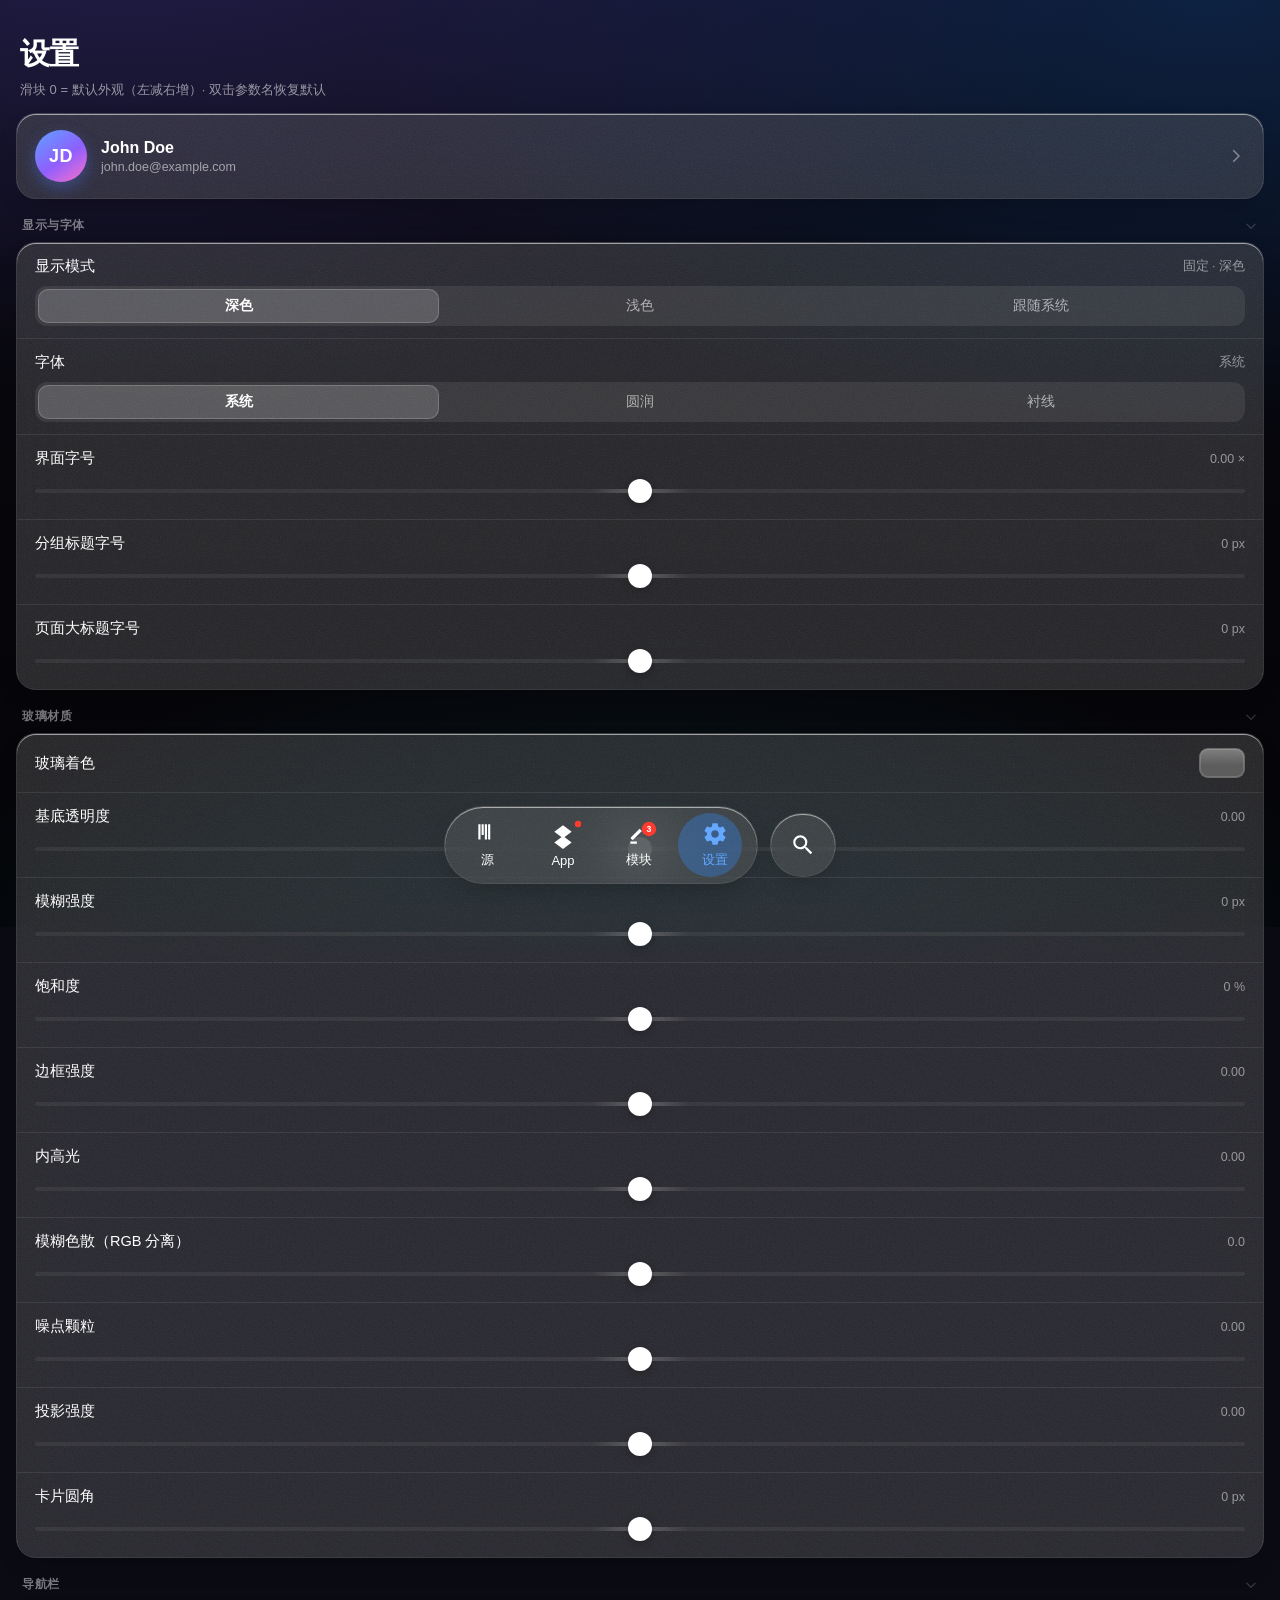
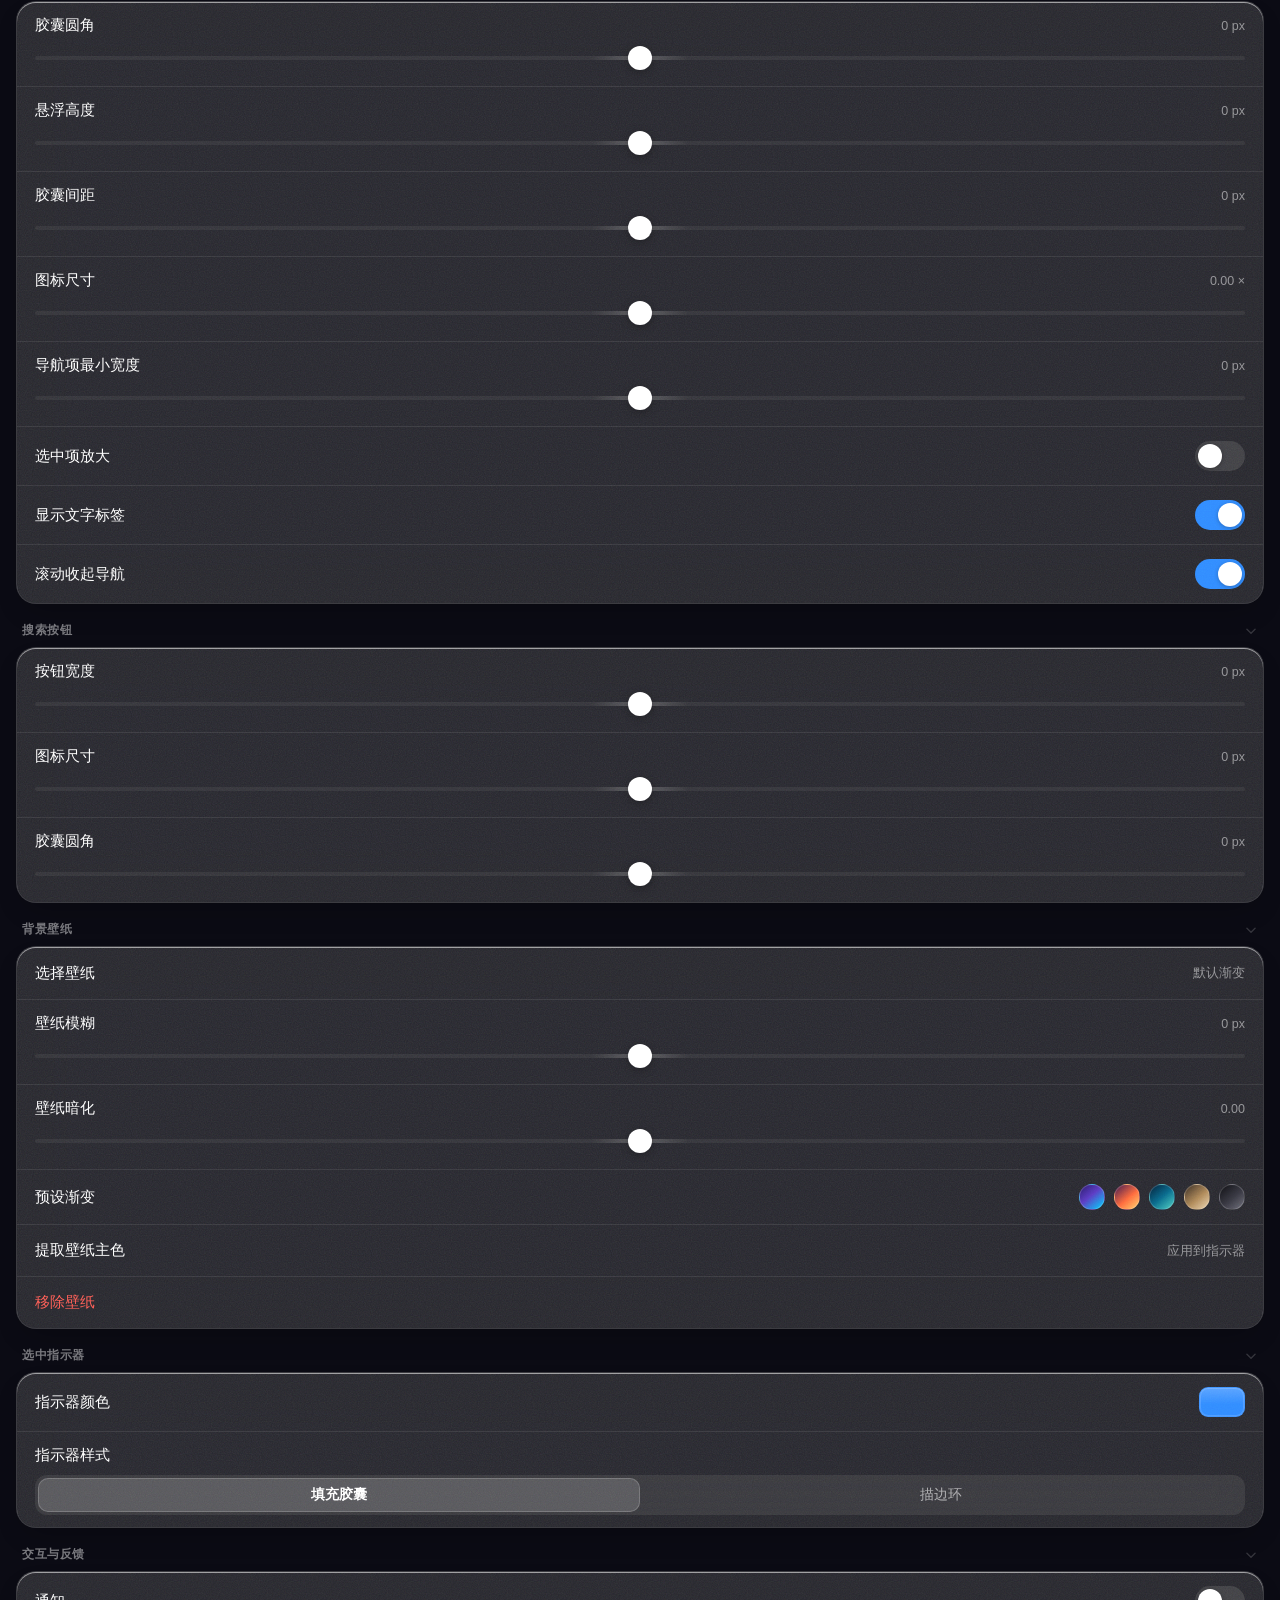
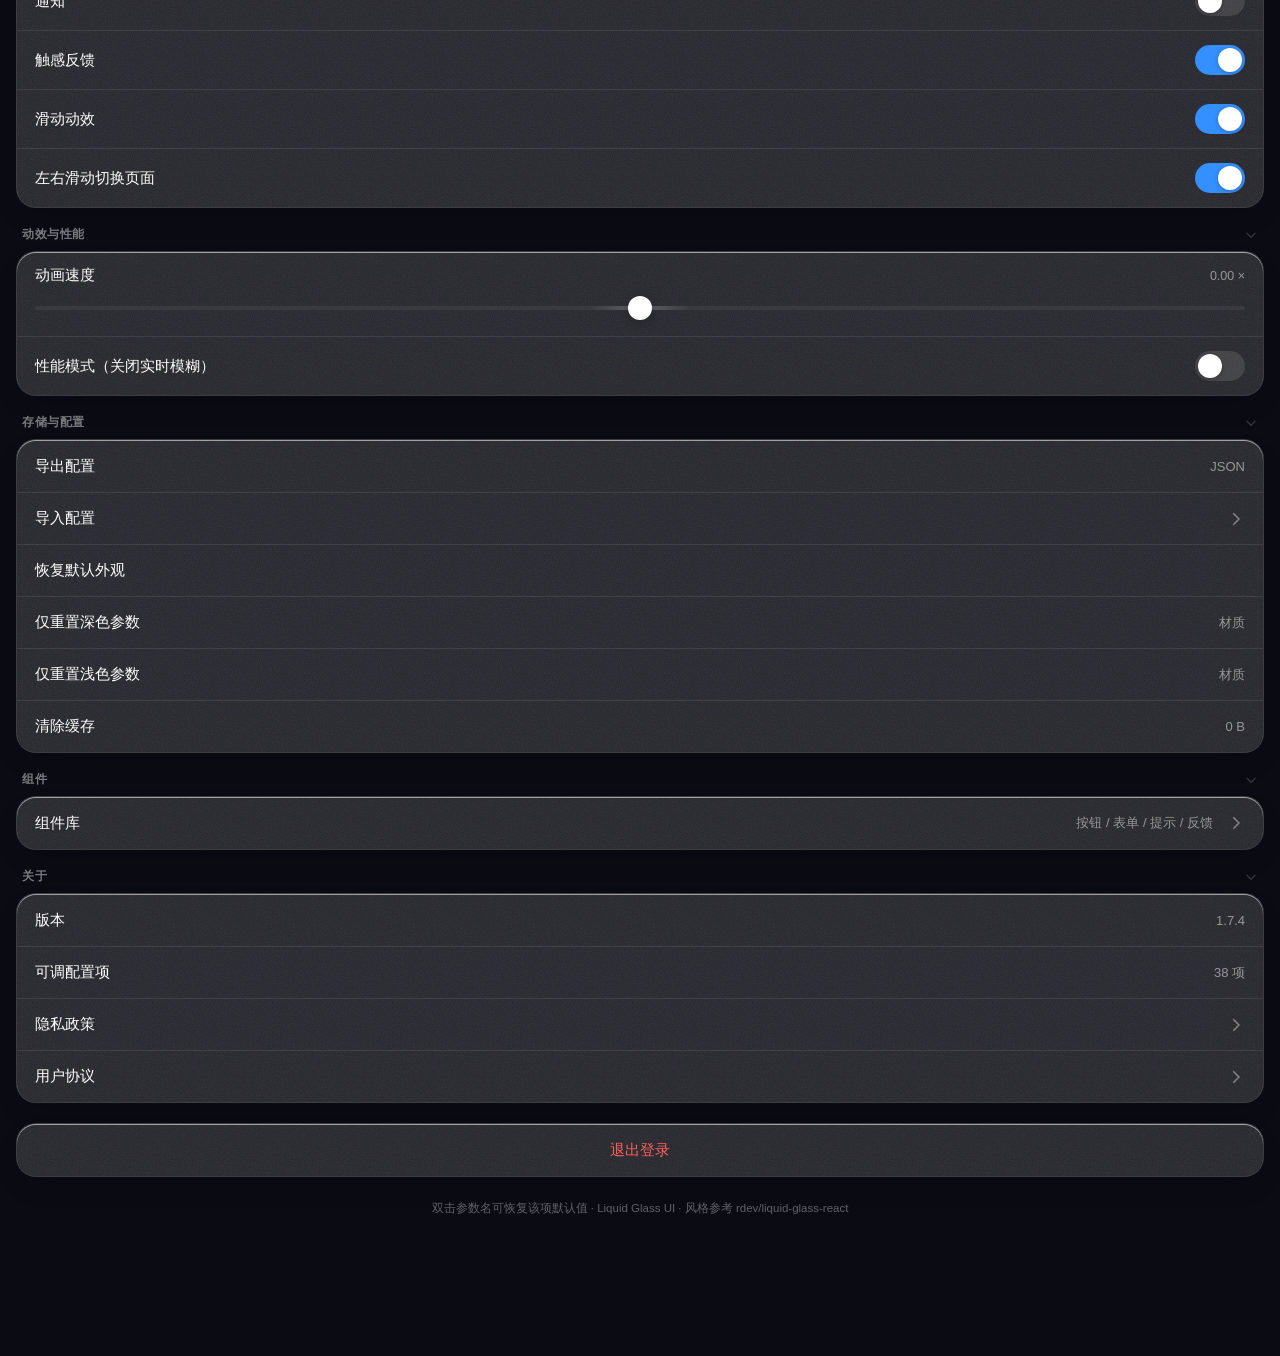
<file: index.html>
<!DOCTYPE html>
<!--
  DaoHang · 液态玻璃移动端 UI 模板（单文件版）v1.7.3
  ================================================================
  文件结构索引
    style 区块
      1  变量与深浅主题        2  通用玻璃容器（::after 噪点）
      3  页面容器 .view        4  卡片 / 列表行
      5  账户卡片 / 分组标题    6  分段控件 / 开关 / 滑块（中点标记）
      7  导航胶囊与指示器       8  Toast
      9  账户编辑 Sheet        10 按钮体系（.btn 全家桶）
      11 搜索直达样式          12 通用组件（分割线/徽标/空态/列表项）
      13 居中确认弹窗          14 分组折叠       15 系统减弱动效
    body 区块
      背景层 .wallpaper / .wall-dim
      → main 内 5 个 .view（source / app / module / settings / search）
      → nav.tabbar（4 项主胶囊 + 独立搜索胶囊）
      → .toast / 账户编辑 .sheet / 两个隐藏 file input
    script 区块
      A 常量与默认值（DEFAULT_CONF / DEFAULT_VARIANTS）
      B 存储层（loadConf / saveConf / saveWall / 壁纸迁移）
      C 主题与深浅两套变体（effectiveTheme / setMat / pullVariant）
      D 壁纸（预设渐变 / 主色提取）
      E 配置渲染（applyConfig / moveIndicator）
      F 视图路由与导航
      G 设置交互（滑块 / 开关 / 颜色 / 导出导入 / 重置）
      G2 分组折叠 / 居中确认弹窗 / 显示模式快切 / 字体 / 分主题重置
      G3 点击复制 / 左右滑动切页 / 组件库视图交互
      H 账户模块（资料 / 头像 / Sheet 弹窗与手势）
      I 设置项索引（搜索直达 / 双击单项重置）
      K 初始化
  ================================================================
  开发规约
    · 视图逻辑（渲染 / 排序 / 事件 / DOM）写在视图区块；
      数据逻辑（存储 / 计算 / 校验）集中在 A–D，不在数据区块操作 DOM。
    · 新增界面必须复用 --lg-* 变量与既有 class，不另写 backdrop-filter。
    · 页面切换不加容器级 opacity 动画（会触发玻璃层逐帧重绘闪动）。
    · 弹窗二选一：内容编辑用底部 Sheet，二次确认/输入用 confirmDialog。
    · 新增设置项自动进搜索索引与双击重置；分组可在标题上折叠。
    · 数值参数一律存「偏移量」：conf 里 0 = 默认外观，渲染必须经 eff(key)
      取基准值再夹紧（BASE_VARIANTS / BASE_CONF + LIMIT），不要直接读 conf 数值。
-->
<html lang="zh-CN" style="background:#050508">
<head>
<meta charset="UTF-8" />
<meta name="viewport" content="width=device-width, initial-scale=1.0, maximum-scale=1.0, viewport-fit=cover" />
<meta name="theme-color" content="#0b0b14" />
<meta name="apple-mobile-web-app-capable" content="yes" />
<meta name="apple-mobile-web-app-status-bar-style" content="black-translucent" />
<meta name="mobile-web-app-capable" content="yes" />
<title>Liquid Glass · 设置</title>
<script>
  /* 首帧前把页面底色与状态栏颜色对齐主题，避免刘海/安全区先闪一块黑 */
  (function(){
    try{
      var raw = localStorage.getItem('lgSettingsV4');
      var c = raw ? JSON.parse(raw) : null;
      var t = (c && c.theme) || 'dark';
      var light = t === 'light' || (t === 'auto' && window.matchMedia &&
                    window.matchMedia('(prefers-color-scheme: light)').matches);
      var bg = light ? '#f8f9fd' : '#0b0b14';
      document.documentElement.style.background = bg;
      document.documentElement.setAttribute('data-theme-base', light ? 'light' : 'dark');
      var m = document.createElement('meta');
      m.name = 'theme-color'; m.content = bg;
      document.head.appendChild(m);
      var old = document.querySelector('meta[name="theme-color"]');
      if(old) old.parentNode.removeChild(old);
    }catch(e){}
  })();
</script>
<link rel="icon" href="icons/icon-192.png">
<link rel="stylesheet" href="styles.css">
<link rel="manifest" href="manifest.json">
<meta name="apple-mobile-web-app-title" content="Liquid Glass">
<link rel="apple-touch-icon" href="icons/icon-192.png">

</head>
<body>
<svg class="icon-sprite" width="0" height="0" aria-hidden="true" focusable="false">
  <symbol id="i-chev" viewBox="0 0 24 24"><path d="M9 5l7 7-7 7" fill="none" stroke="currentColor" stroke-width="2.2" stroke-linecap="round" stroke-linejoin="round"/></symbol>
  <symbol id="i-x" viewBox="0 0 24 24"><path d="M6 6l12 12M18 6L6 18" fill="none" stroke="currentColor" stroke-width="2.2" stroke-linecap="round" stroke-linejoin="round"/></symbol>
  <symbol id="i-check" viewBox="0 0 24 24"><path d="M4 12.5l5.2 5.2L20 6.8" fill="none" stroke="currentColor" stroke-width="2.2" stroke-linecap="round" stroke-linejoin="round"/></symbol>
  <symbol id="i-plus" viewBox="0 0 24 24"><path d="M12 5v14M5 12h14" fill="none" stroke="currentColor" stroke-width="2.2" stroke-linecap="round" stroke-linejoin="round"/></symbol>
  <symbol id="i-minus" viewBox="0 0 24 24"><path d="M5 12h14" fill="none" stroke="currentColor" stroke-width="2.2" stroke-linecap="round" stroke-linejoin="round"/></symbol>
  <symbol id="i-alert" viewBox="0 0 24 24"><path d="M12 5.5v8" fill="none" stroke="currentColor" stroke-width="2.2" stroke-linecap="round" stroke-linejoin="round"/><circle cx="12" cy="18" r="1.1" fill="currentColor" stroke="none"/></symbol>
  <symbol id="i-info" viewBox="0 0 24 24"><path d="M12 10.5v8" fill="none" stroke="currentColor" stroke-width="2.2" stroke-linecap="round" stroke-linejoin="round"/><circle cx="12" cy="6.2" r="1.1" fill="currentColor" stroke="none"/></symbol>
  <symbol id="i-search" viewBox="0 0 24 24"><circle cx="11" cy="11" r="7" fill="none" stroke="currentColor" stroke-width="2.2" stroke-linecap="round" stroke-linejoin="round"/><path d="M16.5 16.5L21 21" fill="none" stroke="currentColor" stroke-width="2.2" stroke-linecap="round" stroke-linejoin="round"/></symbol>
  <symbol id="i-left" viewBox="0 0 24 24"><path d="M15 5l-7 7 7 7" fill="none" stroke="currentColor" stroke-width="2.2" stroke-linecap="round" stroke-linejoin="round"/></symbol>
</svg>


<div class="wallpaper" id="wallpaper"></div>
<div class="wall-dim" id="wall-dim"></div>

<main>
  <!-- ===== 视图：源 ===== -->
  <section class="view" data-view="source">
    <div class="page-head"><h1>源</h1><p class="page-sub">订阅源与更新</p></div>
    <div class="liquid-glass plain-card">
      <h3>今日更新</h3>
      <p>共 3 条新内容，来自 2 个订阅源。可在「设置」中调整玻璃材质的着色、高光与噪点。</p>
    </div>
    <div class="liquid-glass plain-card">
      <h3>已订阅</h3>
      <p>Design Notes · iOS HIG 每周精选 · SwiftUI Weekly</p>
    </div>
  </section>

  <!-- ===== 视图：App ===== -->
  <section class="view" data-view="app">
    <div class="page-head"><h1>App</h1><p class="page-sub">已安装应用</p></div>
    <div class="grid">
      <div class="liquid-glass app-tile">笔记</div>
      <div class="liquid-glass app-tile">相册</div>
      <div class="liquid-glass app-tile">日历</div>
      <div class="liquid-glass app-tile">天气</div>
      <div class="liquid-glass app-tile">音乐</div>
      <div class="liquid-glass app-tile">文件</div>
      <div class="liquid-glass app-tile">地图</div>
      <div class="liquid-glass app-tile">健康</div>
    </div>
  </section>

  <!-- ===== 视图：模块 ===== -->
  <section class="view" data-view="module">
    <div class="page-head"><h1>模块</h1><p class="page-sub">功能模块管理</p></div>
    <div class="liquid-glass plain-card">
      <h3>快捷指令</h3>
      <p>创建自动化流程，把常用操作打包成一键执行。</p>
    </div>
    <div class="liquid-glass plain-card">
      <h3>小组件</h3>
      <p>添加桌面小组件，随时查看关键数据。</p>
    </div>
    <div class="group-title">最近使用</div>
    <div class="liquid-glass card">
      <div class="empty">
        <svg viewBox="0 0 24 24" fill="none" stroke="currentColor" stroke-width="1.6"><rect x="3" y="5" width="18" height="14" rx="3"/><path d="M8 11h8M8 15h5"/></svg>
        <h3>还没有自定义模块</h3>
        <p>创建第一个模块，把常用操作收进同一个入口。</p>
        <button class="btn sm primary" type="button" id="btn-new-module">新建模块</button>
      </div>
    </div>
  </section>

  <!-- ===== 视图：设置 ===== -->
  <section class="view" data-view="settings">
    <div class="page-head"><h1>设置</h1><p class="page-sub">滑块 0 = 默认外观（左减右增）· 双击参数名恢复默认</p></div>

    <div class="liquid-glass account-card" id="account-card" role="button" tabindex="0">
      <div class="avatar" id="av-box">JD</div>
      <div class="account-info">
        <div class="account-name" id="ac-name">John Doe</div>
        <div class="account-mail" id="ac-mail">john.doe@example.com</div>
      </div>
      <svg class="chev" viewBox="0 0 24 24" aria-hidden="true"><use href="#i-chev"/></svg>
    </div>

    <!-- 显示 -->
    <div class="group-title">显示与字体</div>
    <div class="liquid-glass card">
      <div class="row block">
        <div class="row-head"><span>显示模式</span><span class="row-val" id="val-theme-mode"></span></div>
        <div class="segmented" id="seg-theme">
          <div class="seg-thumb"></div>
          <div class="seg-item" data-theme="dark">深色</div>
          <div class="seg-item" data-theme="light">浅色</div>
          <div class="seg-item" data-theme="auto">跟随系统</div>
        </div>
      </div>
      <div class="row block">
        <div class="row-head"><span>字体</span><span class="row-val" id="val-face">系统</span></div>
        <div class="segmented" id="seg-face">
          <div class="seg-thumb"></div>
          <div class="seg-item" data-face="system">系统</div>
          <div class="seg-item" data-face="rounded">圆润</div>
          <div class="seg-item" data-face="serif">衬线</div>
        </div>
      </div>
      <div class="row block">
        <div class="row-head"><span>界面字号</span><span class="row-val" id="val-font">100 %</span></div>
        <input type="range" id="r-font" min="-0.30" max="0.30" step="0.02" />
      </div>
      <div class="row block">
        <div class="row-head"><span>分组标题字号</span><span class="row-val" id="val-group-font">12 px</span></div>
        <input type="range" id="r-group-font" min="-8" max="8" step="1" />
      </div>
      <div class="row block">
        <div class="row-head"><span>页面大标题字号</span><span class="row-val" id="val-h1-font">30 px</span></div>
        <input type="range" id="r-h1-font" min="-14" max="14" step="1" />
      </div>
    </div>

    <!-- 玻璃材质 -->
    <div class="group-title">玻璃材质</div>
    <div class="liquid-glass card">
      <div class="row">
        <span class="row-label">玻璃着色</span>
        <span class="cfield" id="cf-tint"><input type="color" id="c-tint" /></span>
      </div>
      <div class="row block">
        <div class="row-head"><span>基底透明度</span><span class="row-val" id="val-opacity">0.35</span></div>
        <input type="range" id="r-opacity" min="-0.32" max="0.32" step="0.01" />
      </div>
      <div class="row block">
        <div class="row-head"><span>模糊强度</span><span class="row-val" id="val-blur">28 px</span></div>
        <input type="range" id="r-blur" min="-28" max="28" step="1" />
      </div>
      <div class="row block">
        <div class="row-head"><span>饱和度</span><span class="row-val" id="val-sat">120 %</span></div>
        <input type="range" id="r-sat" min="-110" max="110" step="5" />
      </div>
      <div class="row block">
        <div class="row-head"><span>边框强度</span><span class="row-val" id="val-border">0.10</span></div>
        <input type="range" id="r-border" min="-0.20" max="0.20" step="0.01" />
      </div>
      <div class="row block">
        <div class="row-head"><span>内高光</span><span class="row-val" id="val-highlight">0.55</span></div>
        <input type="range" id="r-highlight" min="-0.55" max="0.55" step="0.01" />
      </div>
      <div class="row block">
        <div class="row-head"><span>模糊色散（RGB 分离）</span><span class="row-val" id="val-chroma">0.0</span></div>
        <input type="range" id="r-chroma" min="-6" max="6" step="0.5" />
      </div>
      <div class="row block">
        <div class="row-head"><span>噪点颗粒</span><span class="row-val" id="val-grain">0.12</span></div>
        <input type="range" id="r-grain" min="-0.30" max="0.30" step="0.01" />
      </div>
      <div class="row block">
        <div class="row-head"><span>投影强度</span><span class="row-val" id="val-shadow">0.32</span></div>
        <input type="range" id="r-shadow" min="-0.50" max="0.50" step="0.01" />
      </div>
      <div class="row block">
        <div class="row-head"><span>卡片圆角</span><span class="row-val" id="val-card-radius">20 px</span></div>
        <input type="range" id="r-card-radius" min="-20" max="20" step="1" />
      </div>
    </div>

    <!-- 导航栏 -->
    <div class="group-title">导航栏</div>
    <div class="liquid-glass card">
      <div class="row block">
        <div class="row-head"><span>胶囊圆角</span><span class="row-val" id="val-radius">999 px</span></div>
        <input type="range" id="r-radius" min="-999" max="999" step="1" />
      </div>
      <div class="row block">
        <div class="row-head"><span>悬浮高度</span><span class="row-val" id="val-bottom">16 px</span></div>
        <input type="range" id="r-bottom" min="-76" max="76" step="2" />
      </div>
      <div class="row block">
        <div class="row-head"><span>胶囊间距</span><span class="row-val" id="val-gap">12 px</span></div>
        <input type="range" id="r-gap" min="-18" max="18" step="1" />
      </div>
      <div class="row block">
        <div class="row-head"><span>图标尺寸</span><span class="row-val" id="val-icon">26 px</span></div>
        <input type="range" id="r-icon" min="-0.80" max="0.80" step="0.05" />
      </div>
      <div class="row block">
        <div class="row-head"><span>导航项最小宽度</span><span class="row-val" id="val-tabmin">72 px</span></div>
        <input type="range" id="r-tabmin" min="-48" max="48" step="2" />
      </div>
      <div class="row">
        <span class="row-label">选中项放大</span>
        <div class="switch" data-switch="activeScale"></div>
      </div>
      <div class="row">
        <span class="row-label">显示文字标签</span>
        <div class="switch" data-switch="showLabel"></div>
      </div>
      <div class="row"><span class="row-label">滚动收起导航</span><div class="switch" data-switch="autoHide"></div></div>
    </div>

    <!-- 搜索按钮 -->
    <div class="group-title">搜索按钮</div>
    <div class="liquid-glass card">
      <div class="row block">
        <div class="row-head"><span>按钮宽度</span><span class="row-val" id="val-solo-w">44 px</span></div>
        <input type="range" id="r-solo-w" min="-30" max="30" step="1" />
      </div>
      <div class="row block">
        <div class="row-head"><span>图标尺寸</span><span class="row-val" id="val-solo-icon">26 px</span></div>
        <input type="range" id="r-solo-icon" min="-14" max="14" step="1" />
      </div>
      <div class="row block">
        <div class="row-head"><span>胶囊圆角</span><span class="row-val" id="val-solo-radius">999 px</span></div>
        <input type="range" id="r-solo-radius" min="-999" max="999" step="1" />
      </div>
    </div>

    <!-- 背景壁纸 -->
    <div class="group-title">背景壁纸</div>
    <div class="liquid-glass card">
      <div class="row tap" id="btn-wall-upload">
        <span class="row-label">选择壁纸</span>
        <span class="row-val" id="wall-state">未设置</span>
      </div>
      <div class="row block">
        <div class="row-head"><span>壁纸模糊</span><span class="row-val" id="val-wall-blur">0 px</span></div>
        <input type="range" id="r-wall-blur" min="-44" max="44" step="1" />
      </div>
      <div class="row block">
        <div class="row-head"><span>壁纸暗化</span><span class="row-val" id="val-wall-dim">0.35</span></div>
        <input type="range" id="r-wall-dim" min="-0.55" max="0.55" step="0.01" />
      </div>
      <div class="row">
        <span class="row-label">预设渐变</span>
        <div class="swatches" id="wall-presets">
          <span class="swatch" data-preset="aurora" style="background:linear-gradient(140deg,#2b1b6b,#5b3cc4 45%,#00d4ff)"></span>
          <span class="swatch" data-preset="sunset" style="background:linear-gradient(140deg,#3d1b4f,#ff6a3d 55%,#ffd36e)"></span>
          <span class="swatch" data-preset="ocean" style="background:linear-gradient(140deg,#04213a,#0a6a8c 50%,#4fd1c5)"></span>
          <span class="swatch" data-preset="sand" style="background:linear-gradient(140deg,#3a2f26,#b08a5a 55%,#ecd6b0)"></span>
          <span class="swatch" data-preset="mono" style="background:linear-gradient(140deg,#101014,#3a3a44 55%,#6f6f7a)"></span>
        </div>
      </div>
      <div class="row tap" id="btn-pick-color">
        <span class="row-label">提取壁纸主色</span>
        <span class="row-val">应用到指示器</span>
      </div>
      <div class="row tap danger" id="btn-wall-remove">
        <span class="row-label">移除壁纸</span>
      </div>
    </div>

    <!-- 选中指示器 -->
    <div class="group-title">选中指示器</div>
    <div class="liquid-glass card">
      <div class="row">
        <span class="row-label">指示器颜色</span>
        <span class="cfield" id="cf-indicator"><input type="color" id="c-indicator" /></span>
      </div>
      <div class="row block">
        <div class="row-head"><span>指示器样式</span></div>
        <div class="segmented" id="seg-indicator">
          <div class="seg-thumb"></div>
          <div class="seg-item" data-style="fill">填充胶囊</div>
          <div class="seg-item" data-style="ring">描边环</div>
        </div>
      </div>
    </div>

    <!-- 交互 -->
    <div class="group-title">交互与反馈</div>
    <div class="liquid-glass card">
      <div class="row"><span class="row-label">通知</span><div class="switch" data-switch="notify"></div></div>
      <div class="row"><span class="row-label">触感反馈</span><div class="switch" data-switch="haptic"></div></div>
      <div class="row"><span class="row-label">滑动动效</span><div class="switch" data-switch="motion"></div></div>
      <div class="row"><span class="row-label">左右滑动切换页面</span><div class="switch" data-switch="swipeNav"></div></div>
    </div>

    <!-- 动效与性能 -->
    <div class="group-title">动效与性能</div>
    <div class="liquid-glass card">
      <div class="row block">
        <div class="row-head"><span>动画速度</span><span class="row-val" id="val-speed">1.0 ×</span></div>
        <input type="range" id="r-speed" min="-1.5" max="1.5" step="0.1" />
      </div>
      <div class="row">
        <span class="row-label">性能模式（关闭实时模糊）</span>
        <div class="switch" data-switch="perfMode"></div>
      </div>
    </div>

    <!-- 存储 -->
    <div class="group-title">存储与配置</div>
    <div class="liquid-glass card">
      <div class="row tap" id="btn-export"><span class="row-label">导出配置</span><span class="row-val">JSON</span></div>
      <div class="row tap" id="btn-import"><span class="row-label">导入配置</span><svg class="chev" viewBox="0 0 24 24" aria-hidden="true"><use href="#i-chev"/></svg></div>
      <div class="row tap" id="btn-reset"><span class="row-label">恢复默认外观</span></div>
      <div class="row tap" id="btn-reset-dark"><span class="row-label">仅重置深色参数</span><span class="row-val">材质</span></div>
      <div class="row tap" id="btn-reset-light"><span class="row-label">仅重置浅色参数</span><span class="row-val">材质</span></div>
      <div class="row tap" id="btn-clear"><span class="row-label">清除缓存</span><span class="row-val" id="cache-size">—</span></div>
    </div>

    <!-- 组件库入口 -->
    <div class="group-title">组件</div>
    <div class="liquid-glass card">
      <div class="row tap" id="btn-components">
        <span class="row-label">组件库</span>
        <span class="row-val">按钮 / 表单 / 提示 / 反馈</span>
        <svg class="chev" viewBox="0 0 24 24" aria-hidden="true"><use href="#i-chev"/></svg>
      </div>
    </div>

    <!-- 关于 -->
    <div class="group-title">关于</div>
    <div class="liquid-glass card">
      <div class="row"><span class="row-label">版本</span><span class="row-val">1.7.4</span></div>
      <div class="row"><span class="row-label">可调配置项</span><span class="row-val" id="conf-count">—</span></div>
      <div class="row tap" id="btn-privacy"><span class="row-label">隐私政策</span><svg class="chev" viewBox="0 0 24 24" aria-hidden="true"><use href="#i-chev"/></svg></div>
      <div class="row tap" id="btn-terms"><span class="row-label">用户协议</span><svg class="chev" viewBox="0 0 24 24" aria-hidden="true"><use href="#i-chev"/></svg></div>
    </div>

    <div class="liquid-glass card" style="margin-top:20px;">
      <div class="row tap center danger" id="btn-logout"><span>退出登录</span></div>
    </div>

    <div class="foot-note">双击参数名可恢复该项默认值 · Liquid Glass UI · 风格参考 rdev/liquid-glass-react</div>
  </section>

  <!-- ===== 视图：组件库 ===== -->
  <section class="view" data-view="components">
    <div class="page-head">
      <button class="btn sm ghost back-btn" id="btn-back-settings" type="button">← 返回设置</button>
      <h1>组件库</h1>
      <p class="page-sub">照抄 class 与结构即可复用 · 深浅主题自动适配</p>
    </div>

    <!-- 组件清单：新增页面直接对照这组 class 复用 -->
    <div class="liquid-glass card" id="pv-card">
      <div class="pv-block">
        <div class="pv-label">基础按钮 .btn</div>
        <div class="pv-row">
          <button class="btn primary" type="button">主要</button>
          <button class="btn secondary" type="button">次要</button>
          <button class="btn ghost" type="button">取消</button>
        </div>
        <div class="pv-row">
          <button class="btn danger" type="button">删除</button>
          <button class="btn text" type="button">文字</button>
          <button class="btn icon ghost" type="button" aria-label="新增"><svg class="i" viewBox="0 0 24 24" aria-hidden="true"><use href="#i-plus"/></svg></button>
        </div>
      
        <div class="pv-doc">
          <div class="pv-doc-head">
            <button class="pv-doc-toggle" type="button" aria-expanded="false">代码 / 参数</button>
            <button class="pv-doc-copy" type="button">复制</button>
          </div>
          <div class="pv-doc-body">
            <pre class="pv-code"><code>&lt;button class="btn primary"&gt;主要&lt;/button&gt;
&lt;button class="btn secondary"&gt;次要&lt;/button&gt;
&lt;button class="btn ghost"&gt;取消&lt;/button&gt;
&lt;button class="btn danger"&gt;删除&lt;/button&gt;
&lt;button class="btn text"&gt;文字&lt;/button&gt;
&lt;button class="btn icon ghost"&gt;＋&lt;/button&gt;</code></pre>
            <div class="pv-note">类型：primary / secondary / ghost / danger / text / icon。</div>
          </div>
        </div>      </div>

      <div class="pv-block">
        <div class="pv-label">尺寸 .sm / .lg / .block</div>
        <div class="pv-row">
          <button class="btn sm primary" type="button">小号</button>
          <button class="btn primary" type="button">默认</button>
          <button class="btn lg primary" type="button">大号</button>
        </div>
      
        <div class="pv-doc">
          <div class="pv-doc-head">
            <button class="pv-doc-toggle" type="button" aria-expanded="false">代码 / 参数</button>
            <button class="pv-doc-copy" type="button">复制</button>
          </div>
          <div class="pv-doc-body">
            <pre class="pv-code"><code>&lt;button class="btn sm primary"&gt;小号&lt;/button&gt;
&lt;button class="btn primary"&gt;默认&lt;/button&gt;
&lt;button class="btn lg primary"&gt;大号&lt;/button&gt;
&lt;button class="btn primary block"&gt;整宽&lt;/button&gt;</code></pre>
            <div class="pv-note">尺寸：.sm / 默认 / .lg；.block 撑满父容器。</div>
          </div>
        </div>      </div>

      <div class="pv-block">
        <div class="pv-label">状态 .is-disabled / .is-loading</div>
        <div class="pv-row">
          <button class="btn secondary is-disabled" type="button">禁用</button>
          <button class="btn secondary is-loading" type="button">加载中</button>
        </div>
      
        <div class="pv-doc">
          <div class="pv-doc-head">
            <button class="pv-doc-toggle" type="button" aria-expanded="false">代码 / 参数</button>
            <button class="pv-doc-copy" type="button">复制</button>
          </div>
          <div class="pv-doc-body">
            <pre class="pv-code"><code>&lt;button class="btn is-disabled"&gt;禁用&lt;/button&gt;
&lt;button class="btn is-loading"&gt;加载中&lt;/button&gt;</code></pre>
            <div class="pv-note">禁用：.is-disabled（不拦截点击，需业务自己判断）。加载：.is-loading，自动出转圈，点击应自行忽略。</div>
          </div>
        </div>      </div>

      <div class="pv-block">
        <div class="pv-label">其它控件</div>
        <div class="pv-row">
          <button class="pill-btn" type="button">胶囊</button>
          <button class="sheet-close" type="button" style="position:static" aria-label="图标按钮"><svg class="i" viewBox="0 0 24 24" aria-hidden="true"><use href="#i-x"/></svg></button>
          <div class="switch on"></div>
          <span class="swatch" style="background:linear-gradient(140deg,#2b1b6b,#5b3cc4 45%,#00d4ff)"></span>
          <span class="swatch" style="background:linear-gradient(140deg,#3d1b4f,#ff6a3d 55%,#ffd36e)"></span>
        </div>
      
        <div class="pv-doc">
          <div class="pv-doc-head">
            <button class="pv-doc-toggle" type="button" aria-expanded="false">代码 / 参数</button>
            <button class="pv-doc-copy" type="button">复制</button>
          </div>
          <div class="pv-doc-body">
            <pre class="pv-code"><code>&lt;button class="pill-btn"&gt;胶囊&lt;/button&gt;
&lt;button class="sheet-close"&gt;✕&lt;/button&gt;
&lt;div class="switch on"&gt;&lt;/div&gt;  &lt;!-- JS 用 classList.toggle('on') --&gt;
&lt;span class="swatch" style="background:linear-gradient(140deg,#2b1b6b,#5b3cc4 45%,#00d4ff)"&gt;&lt;/span&gt;</code></pre>
            <div class="pv-note">开关是纯视觉 class，状态由 .on 控制；色卡 .swatch 需自带 background。</div>
          </div>
        </div>      </div>

      <div class="pv-block">
        <div class="pv-label">复选 / 单选 .checkbox / .radio</div>
        <div class="pv-row" style="gap:18px;">
          <label class="checkbox"><input type="checkbox" checked><span class="box"></span><span class="cb-text">已选</span></label>
          <label class="checkbox"><input type="checkbox"><span class="box"></span><span class="cb-text">未选</span></label>
          <label class="checkbox is-disabled"><input type="checkbox" disabled><span class="box"></span><span class="cb-text">禁用</span></label>
        </div>
        <div class="pv-row" style="gap:18px;margin-top:12px;">
          <label class="radio"><input type="radio" name="pv-radio" checked><span class="box"></span><span class="cb-text">选项 A</span></label>
          <label class="radio"><input type="radio" name="pv-radio"><span class="box"></span><span class="cb-text">选项 B</span></label>
        </div>
      
        <div class="pv-doc">
          <div class="pv-doc-head">
            <button class="pv-doc-toggle" type="button" aria-expanded="false">代码 / 参数</button>
            <button class="pv-doc-copy" type="button">复制</button>
          </div>
          <div class="pv-doc-body">
            <pre class="pv-code"><code>&lt;label class="checkbox"&gt;
  &lt;input type="checkbox" checked&gt;
  &lt;span class="box"&gt;&lt;/span&gt;&lt;span class="cb-text"&gt;已选&lt;/span&gt;
&lt;/label&gt;

&lt;label class="radio"&gt;
  &lt;input type="radio" name="g" checked&gt;
  &lt;span class="box"&gt;&lt;/span&gt;&lt;span class="cb-text"&gt;选项 A&lt;/span&gt;
&lt;/label&gt;

&lt;label class="checkbox is-disabled"&gt;&lt;input type="checkbox" disabled&gt;&lt;span class="box"&gt;&lt;/span&gt;&lt;span class="cb-text"&gt;禁用&lt;/span&gt;&lt;/label&gt;</code></pre>
            <div class="pv-note">input 只做视觉隐藏，checked / disabled 原生可用。同组单选取相同 name。</div>
          </div>
        </div>      </div>

      <div class="pv-block">
        <div class="pv-label">下拉选择 .select（支持搜索）</div>
        <div class="select" id="pv-select">
          <button class="select-trigger" type="button" aria-expanded="false">
            <span class="select-value">请选择</span>
            <svg class="select-chev" viewBox="0 0 24 24" fill="none" stroke="currentColor" stroke-width="2"><path d="M6 9l6 6 6-6"/></svg>
          </button>
        </div>
      
        <div class="pv-doc">
          <div class="pv-doc-head">
            <button class="pv-doc-toggle" type="button" aria-expanded="false">代码 / 参数</button>
            <button class="pv-doc-copy" type="button">复制</button>
          </div>
          <div class="pv-doc-body">
            <pre class="pv-code"><code>&lt;div class="select" data-value=""&gt;
  &lt;button class="select-trigger" type="button" aria-expanded="false"&gt;
    &lt;span class="select-value"&gt;请选择&lt;/span&gt;
    &lt;svg class="select-chev" viewBox="0 0 24 24"&gt;&lt;use href="#i-chev"/&gt;&lt;/svg&gt;
  &lt;/button&gt;
  &lt;!-- 仅数据声明，初始化后会从 DOM 移除 --&gt;
  &lt;div class="select-option" data-value="a"&gt;选项 A&lt;/div&gt;
  &lt;div class="select-option is-disabled" data-value="b"&gt;禁用项&lt;/div&gt;
&lt;/div&gt;

&lt;script&gt;
var sel = initSelect(document.querySelector('.select'));
sel.onChange(function(v, label){ /* 业务回调 */ });
sel.set('a');   // 程序化赋值
sel.value;      // 读当前值
&lt;/script&gt;</code></pre>
            <div class="pv-note">面板自动挂到 body、按空间自动上下翻转、支持搜索过滤；Esc 关闭、↑↓ 移动、回车确认。</div>
          </div>
        </div>      </div>

      <div class="pv-block">
        <div class="pv-label">进度条 .progress</div>
        <div class="progress-row"><span>确定进度</span><div class="progress" id="pv-prog" data-value="62"><div class="progress-fill" style="width:62%"></div></div><span id="pv-prog-val">62%</span></div>
        <div class="progress-row" style="margin-top:12px;"><span>不确定</span><div class="progress is-indeterminate"><div class="progress-fill"></div></div><span>—</span></div>
      
        <div class="pv-doc">
          <div class="pv-doc-head">
            <button class="pv-doc-toggle" type="button" aria-expanded="false">代码 / 参数</button>
            <button class="pv-doc-copy" type="button">复制</button>
          </div>
          <div class="pv-doc-body">
            <pre class="pv-code"><code>&lt;div class="progress"&gt;&lt;div class="progress-fill" style="width:60%"&gt;&lt;/div&gt;&lt;/div&gt;
&lt;div class="progress is-indeterminate"&gt;&lt;div class="progress-fill"&gt;&lt;/div&gt;&lt;/div&gt;

&lt;script&gt;setProgress(el, 62); // 自动夹到 0–100&lt;/script&gt;</code></pre>
            <div class="pv-note">确定进度用内联 width；不确定加载加 .is-indeterminate。</div>
          </div>
        </div>      </div>

      <div class="pv-block">
        <div class="pv-label">页面内提示 .notice</div>
        <div style="display:flex;flex-direction:column;gap:9px;">
          <div class="notice notice-success"><div class="notice-icon"><svg class="i sm" viewBox="0 0 24 24" aria-hidden="true"><use href="#i-check"/></svg></div><div class="notice-body"><div class="notice-title">保存成功</div><div class="notice-text">配置已写入本地存储。</div></div></div>
          <div class="notice notice-warn"><div class="notice-icon"><svg class="i sm" viewBox="0 0 24 24" aria-hidden="true"><use href="#i-alert"/></svg></div><div class="notice-body"><div class="notice-title">注意</div><div class="notice-text">恢复默认会清空当前主题参数。</div></div><button class="notice-close" type="button" aria-label="关闭"><svg class="i sm" viewBox="0 0 24 24" aria-hidden="true"><use href="#i-x"/></svg></button></div>
          <div class="notice notice-info"><div class="notice-icon"><svg class="i sm" viewBox="0 0 24 24" aria-hidden="true"><use href="#i-info"/></svg></div><div class="notice-body"><div class="notice-text">提示块用于页面内常驻说明，不打断操作。</div></div></div>
        </div>
      
        <div class="pv-doc">
          <div class="pv-doc-head">
            <button class="pv-doc-toggle" type="button" aria-expanded="false">代码 / 参数</button>
            <button class="pv-doc-copy" type="button">复制</button>
          </div>
          <div class="pv-doc-body">
            <pre class="pv-code"><code>&lt;div class="notice notice-warn"&gt;
  &lt;div class="notice-icon"&gt;&lt;svg class="i sm" viewBox="0 0 24 24"&gt;&lt;use href="#i-alert"/&gt;&lt;/svg&gt;&lt;/div&gt;
  &lt;div class="notice-body"&gt;
    &lt;div class="notice-title"&gt;注意&lt;/div&gt;
    &lt;div class="notice-text"&gt;说明文案&lt;/div&gt;
  &lt;/div&gt;
  &lt;button class="notice-close" type="button"&gt;&lt;svg class="i sm" viewBox="0 0 24 24"&gt;&lt;use href="#i-x"/&gt;&lt;/svg&gt;&lt;/button&gt;
&lt;/div&gt;</code></pre>
            <div class="pv-note">类型：notice-success / notice-warn / notice-danger / notice-info。关闭按钮可省，省掉即常驻。</div>
          </div>
        </div>      </div>

      <div class="pv-block">
        <div class="pv-label">标签 .tag</div>
        <div class="pv-row">
          <span class="tag">默认标签</span>
          <span class="tag primary">主色标签</span>
          <span class="tag closable">可关闭<button class="tag-x" type="button" aria-label="移除"><svg class="i sm" viewBox="0 0 24 24" aria-hidden="true"><use href="#i-x"/></svg></button></span>
          <span class="tag closable">可关闭<button class="tag-x" type="button" aria-label="移除"><svg class="i sm" viewBox="0 0 24 24" aria-hidden="true"><use href="#i-x"/></svg></button></span>
        </div>
      
        <div class="pv-doc">
          <div class="pv-doc-head">
            <button class="pv-doc-toggle" type="button" aria-expanded="false">代码 / 参数</button>
            <button class="pv-doc-copy" type="button">复制</button>
          </div>
          <div class="pv-doc-body">
            <pre class="pv-code"><code>&lt;span class="tag"&gt;默认&lt;/span&gt;
&lt;span class="tag primary"&gt;主色&lt;/span&gt;
&lt;span class="tag"&gt;可关闭&lt;button class="tag-x" type="button"&gt;✕&lt;/button&gt;&lt;/span&gt;</code></pre>
            <div class="pv-note">.primary 为主色变体；带 .tag-x 的由 initTagClose() 自动绑定移除动画。</div>
          </div>
        </div>      </div>

      <div class="pv-block">
        <div class="pv-label">步进器 .stepper / 加载遮罩</div>
        <div class="pv-row" style="gap:12px;">
          <div class="stepper" data-min="1" data-max="99" data-value="3">
            <button class="step-btn" type="button" data-act="minus"><svg class="i" viewBox="0 0 24 24" aria-hidden="true"><use href="#i-minus"/></svg></button>
            <input class="step-val" type="number" value="3" inputmode="numeric" aria-label="数量">
            <button class="step-btn" type="button" data-act="plus"><svg class="i" viewBox="0 0 24 24" aria-hidden="true"><use href="#i-plus"/></svg></button>
          </div>
          <button class="btn sm secondary" id="pv-loader" type="button">显示加载遮罩</button>
        </div>
      
        <div class="pv-doc">
          <div class="pv-doc-head">
            <button class="pv-doc-toggle" type="button" aria-expanded="false">代码 / 参数</button>
            <button class="pv-doc-copy" type="button">复制</button>
          </div>
          <div class="pv-doc-body">
            <pre class="pv-code"><code>&lt;div class="stepper" data-min="1" data-max="99" data-value="3"&gt;
  &lt;button class="step-btn" type="button" data-act="minus"&gt;−&lt;/button&gt;
  &lt;input class="step-val" type="number" value="3" inputmode="numeric"&gt;
  &lt;button class="step-btn" type="button" data-act="plus"&gt;+&lt;/button&gt;
&lt;/div&gt;

&lt;script&gt;initStepper(document.querySelector('.stepper'));&lt;/script&gt;

&lt;div class="loader" id="loader"&gt;&lt;/div&gt;
&lt;script&gt;showLoader('正在处理…'); hideLoader();&lt;/script&gt;</code></pre>
            <div class="pv-note">步进器自动夹紧区间、首尾禁用按钮、长按连续增减。加载遮罩层级 400，高于弹窗与面板。</div>
          </div>
        </div>      </div>

      <div class="pv-block">
        <div class="pv-label">提示与对话</div>
        <div class="pv-row">
          <button class="btn sm secondary" id="pv-toast-ok" type="button">成功提示</button>
          <button class="btn sm secondary" id="pv-toast-err" type="button">错误提示</button>
          <button class="btn sm secondary" id="pv-dialog" type="button">确认弹窗</button>
        </div>
      
        <div class="pv-doc">
          <div class="pv-doc-head">
            <button class="pv-doc-toggle" type="button" aria-expanded="false">代码 / 参数</button>
            <button class="pv-doc-copy" type="button">复制</button>
          </div>
          <div class="pv-doc-body">
            <pre class="pv-code"><code>// 轻提示：ok / err / warn / info
toast('保存成功', 'ok');

// 居中确认框（可带输入）
confirmDialog({
  title: '新建模块',
  desc: '给新模块起个名字',
  input: true,
  placeholder: '例如：每日复盘',
  okText: '创建',
  danger: false,
  onOk: function(name){ /* 确认后执行 */ }
});</code></pre>
            <div class="pv-note">toast 自动消失；confirmDialog 带焦点锁与 Esc 关闭，danger:true 时确认键变红。</div>
          </div>
        </div>      </div>

      <div class="pv-block">
        <div class="pv-label">徽标 .badge / 列表项 .list-item</div>
        <div class="pv-row" style="margin-bottom:10px;">
          <span class="badge">3</span>
          <span class="badge dot"></span>
          <span style="font-size:13px;opacity:.5;">数字徽标 / 红点</span>
        </div>
        <div class="list-item" style="padding:12px 0;border-bottom:1px solid var(--lg-line);">
          <div class="li-icon">📄</div>
          <div class="li-body">
            <div class="li-title">列表项标题</div>
            <div class="li-sub">副标题说明，过长自动省略</div>
          </div>
          <svg class="chev" viewBox="0 0 24 24" aria-hidden="true"><use href="#i-chev"/></svg>
        </div>
        <div class="empty" style="padding:26px 8px 6px;">
          <svg viewBox="0 0 24 24" fill="none" stroke="currentColor" stroke-width="1.6"><rect x="3" y="5" width="18" height="14" rx="3"/><path d="M8 11h8M8 15h5"/></svg>
          <h3>空状态 .empty</h3>
          <p>没有内容时给一句引导，不要只留白屏。</p>
        </div>
      
        <div class="pv-doc">
          <div class="pv-doc-head">
            <button class="pv-doc-toggle" type="button" aria-expanded="false">代码 / 参数</button>
            <button class="pv-doc-copy" type="button">复制</button>
          </div>
          <div class="pv-doc-body">
            <pre class="pv-code"><code>&lt;span class="badge"&gt;3&lt;/span&gt;
&lt;span class="badge dot"&gt;&lt;/span&gt;

&lt;div class="list-item"&gt;
  &lt;div class="li-icon"&gt;📄&lt;/div&gt;
  &lt;div class="li-body"&gt;
    &lt;div class="li-title"&gt;标题&lt;/div&gt;
    &lt;div class="li-sub"&gt;副标题，过长自动省略&lt;/div&gt;
  &lt;/div&gt;
  &lt;svg class="chev" viewBox="0 0 24 24"&gt;&lt;use href="#i-chev"/&gt;&lt;/svg&gt;
&lt;/div&gt;

&lt;div class="divider"&gt;&lt;/div&gt;</code></pre>
            <div class="pv-note">徽标：数字用 .badge，红点加 .dot。列表项副标题单行省略。 空态用 .empty 包裹图标 + 标题 + 一句引导。</div>
          </div>
        </div>      </div>

      <div style="padding:14px 16px 16px;">
        <button class="btn primary block" type="button">整宽按钮 .block</button>
      </div>
    </div>
  </section>

  <!-- ===== 视图：搜索 ===== -->
  <section class="view" data-view="search">
    <div class="page-head"><h1>搜索</h1><p class="page-sub">搜索设置项，点击结果直达</p></div>
    <div class="liquid-glass search-input">
      <svg class="i" viewBox="0 0 24 24" aria-hidden="true"><use href="#i-search"/></svg>
      <input type="text" id="search-input" placeholder="模糊、圆角、壁纸、色散…" autocomplete="off" />
    </div>
    <div id="search-results"></div>
  </section>
</main>

<nav class="tabbar-wrap" id="tabbar">
  <div class="liquid-glass glass-capsule">
    <div class="indicator" id="indicator"></div>
    <div class="tab-item" data-nav="source">
      <svg viewBox="0 0 24 24"><path d="M4 3h2v14H4V3zm3 0h2v10H7V3zm3 0h2v14h-2V3zm3 0h2v14h-2V3z"/></svg>
      <span>源</span>
    </div>
    <div class="tab-item" data-nav="app">
      <svg viewBox="0 0 24 24"><path d="M12 2L4 8l8 6 8-6-8-6zm0 10L4 18l8 6 8-6-8-6z"/></svg>
      <span>App</span>
      <div class="badge dot"></div>
    </div>
    <div class="tab-item" data-nav="module">
      <svg viewBox="0 0 24 24"><path d="M19.71 5.64l-1.35-1.35a1 1 0 00-1.41 0l-1.8 1.8 2.75 2.75 1.8-1.8a1 1 0 000-1.4zM14.7 9.2l-7.9 7.9a1 1 0 01-1.41 0l-.71-.71a1 1 0 010-1.41l7.9-7.9 2.12 2.12z"/><path d="M4 19h6v2H4z"/></svg>
      <span>模块</span>
      <div class="badge">3</div>
    </div>
    <div class="tab-item" data-nav="settings">
      <svg viewBox="0 0 24 24"><path d="M19.43 12.98c.04-.32.07-.64.07-.98s-.03-.66-.07-.98l2.11-1.65c.19-.15.24-.42.12-.64l-2-3.46c-.12-.22-.39-.3-.61-.22l-2.49 1c-.52-.39-1.08-.7-1.66-.94l-.38-2.65c-.03-.24-.24-.42-.48-.42h-4c-.24 0-.45.18-.48.42l-.38 2.65c-.58.24-1.14.55-1.66.94l-2.49-1c-.22-.08-.49 0-.61.22l-2 3.46c-.12.22-.07.49.12.64l2.11 1.65c-.04.32-.07.64-.07.98s.03.66.07.98l-2.11 1.65c-.19.15-.24.42-.12.64l2 3.46c.12.22.39.3.61.22l2.49-1c.52.39 1.08.7 1.66.94l.38 2.65c.03.24.24.42.48.42h4c.24 0 .45-.18.48-.42l.38-2.65c.58-.24 1.14-.55 1.66-.94l2.49 1c.22.08.49 0 .61-.22l2-3.46c.12-.22.07-.49-.12-.64l-2.11-1.65zM12 15.5c-1.93 0-3.5-1.57-3.5-3.5s1.57-3.5 3.5-3.5 3.5 1.57 3.5 3.5-1.57 3.5-3.5 3.5z"/></svg>
      <span>设置</span>
    </div>
  </div>
  <div class="liquid-glass glass-capsule solo">
    <div class="tab-item solo" data-nav="search">
      <svg viewBox="0 0 24 24"><path d="M15.5 14h-.79l-.28-.27A6.471 6.471 0 0016 9.5 6.5 6.5 0 109.5 16c1.61 0 3.09-.59 4.23-1.57l.27.28v.79l5 4.99L20.49 19l-4.99-5zm-6 0C7.01 14 5 11.99 5 9.5S7.01 5 9.5 5 14 7.01 14 9.5 11.99 14 9.5 14z"/></svg>
    </div>
  </div>
</nav>

<div class="toast" id="toast"></div>
<div class="loader" id="loader" role="status" aria-live="polite">
  <div class="loader-card"><div class="loader-ring"></div><div class="loader-text" id="loader-text">加载中…</div></div>
</div>

<!-- 居中确认弹窗 -->
<div class="dlg-mask" id="dlg-mask"></div>
<div class="dlg" id="dlg" role="dialog" aria-modal="true" aria-labelledby="dlg-title" aria-hidden="true" tabindex="-1">
  <h3 id="dlg-title">标题</h3>
  <p id="dlg-desc">说明</p>
  <div class="dlg-field" id="dlg-field">
    <input type="text" id="dlg-input" maxlength="24" autocomplete="off" />
  </div>
  <div class="dlg-foot">
    <button class="btn ghost" id="dlg-cancel" type="button">取消</button>
    <button class="btn primary" id="dlg-ok" type="button">确定</button>
  </div>
</div>

<!-- 账户信息编辑面板 -->
<div class="sheet-mask" id="profile-mask"></div>
<div class="sheet" id="profile-sheet" role="dialog" aria-modal="true" aria-labelledby="profile-sheet-title" aria-hidden="true" tabindex="-1">
  <div class="sheet-grab" id="sheet-grab"></div>
  <button class="sheet-close" id="btn-profile-close" type="button" aria-label="关闭"><svg class="i sm" viewBox="0 0 24 24" aria-hidden="true"><use href="#i-x"/></svg></button>
  <div class="sheet-title" id="profile-sheet-title">编辑账户信息</div>

  <div class="sheet-avatar-row">
    <div class="avatar big" id="av-preview">JD</div>
    <div class="sheet-avatar-actions">
      <button class="pill-btn" id="btn-av-upload" type="button">更换头像</button>
      <button class="pill-btn" id="btn-av-reset" type="button">用首字母</button>
    </div>
  </div>

  <label class="field">
    <span>名称</span>
    <input type="text" id="in-name" maxlength="24" placeholder="你的名字" autocomplete="name" />
  </label>
  <label class="field">
    <span>邮箱</span>
    <input type="email" id="in-mail" placeholder="name@example.com" autocomplete="email" />
  </label>

  <div class="sheet-foot">
    <button class="btn ghost" id="btn-profile-cancel" type="button">取消</button>
    <button class="btn primary" id="btn-profile-save" type="button">保存</button>
  </div>
</div>

<input type="file" id="avatar-file" accept="image/*" style="display:none" />
<input type="file" id="import-file" accept="application/json" style="display:none" />
<input type="file" id="wall-file" accept="image/*" style="display:none" />

<script src="js/business.js"></script>
<script src="js/ui.js"></script>
<script src="js/view-settings.js"></script>
<script src="js/view-search.js"></script>
<script src="js/view-components.js"></script>
<script src="js/main.js"></script>
</body>
</html>
</file>
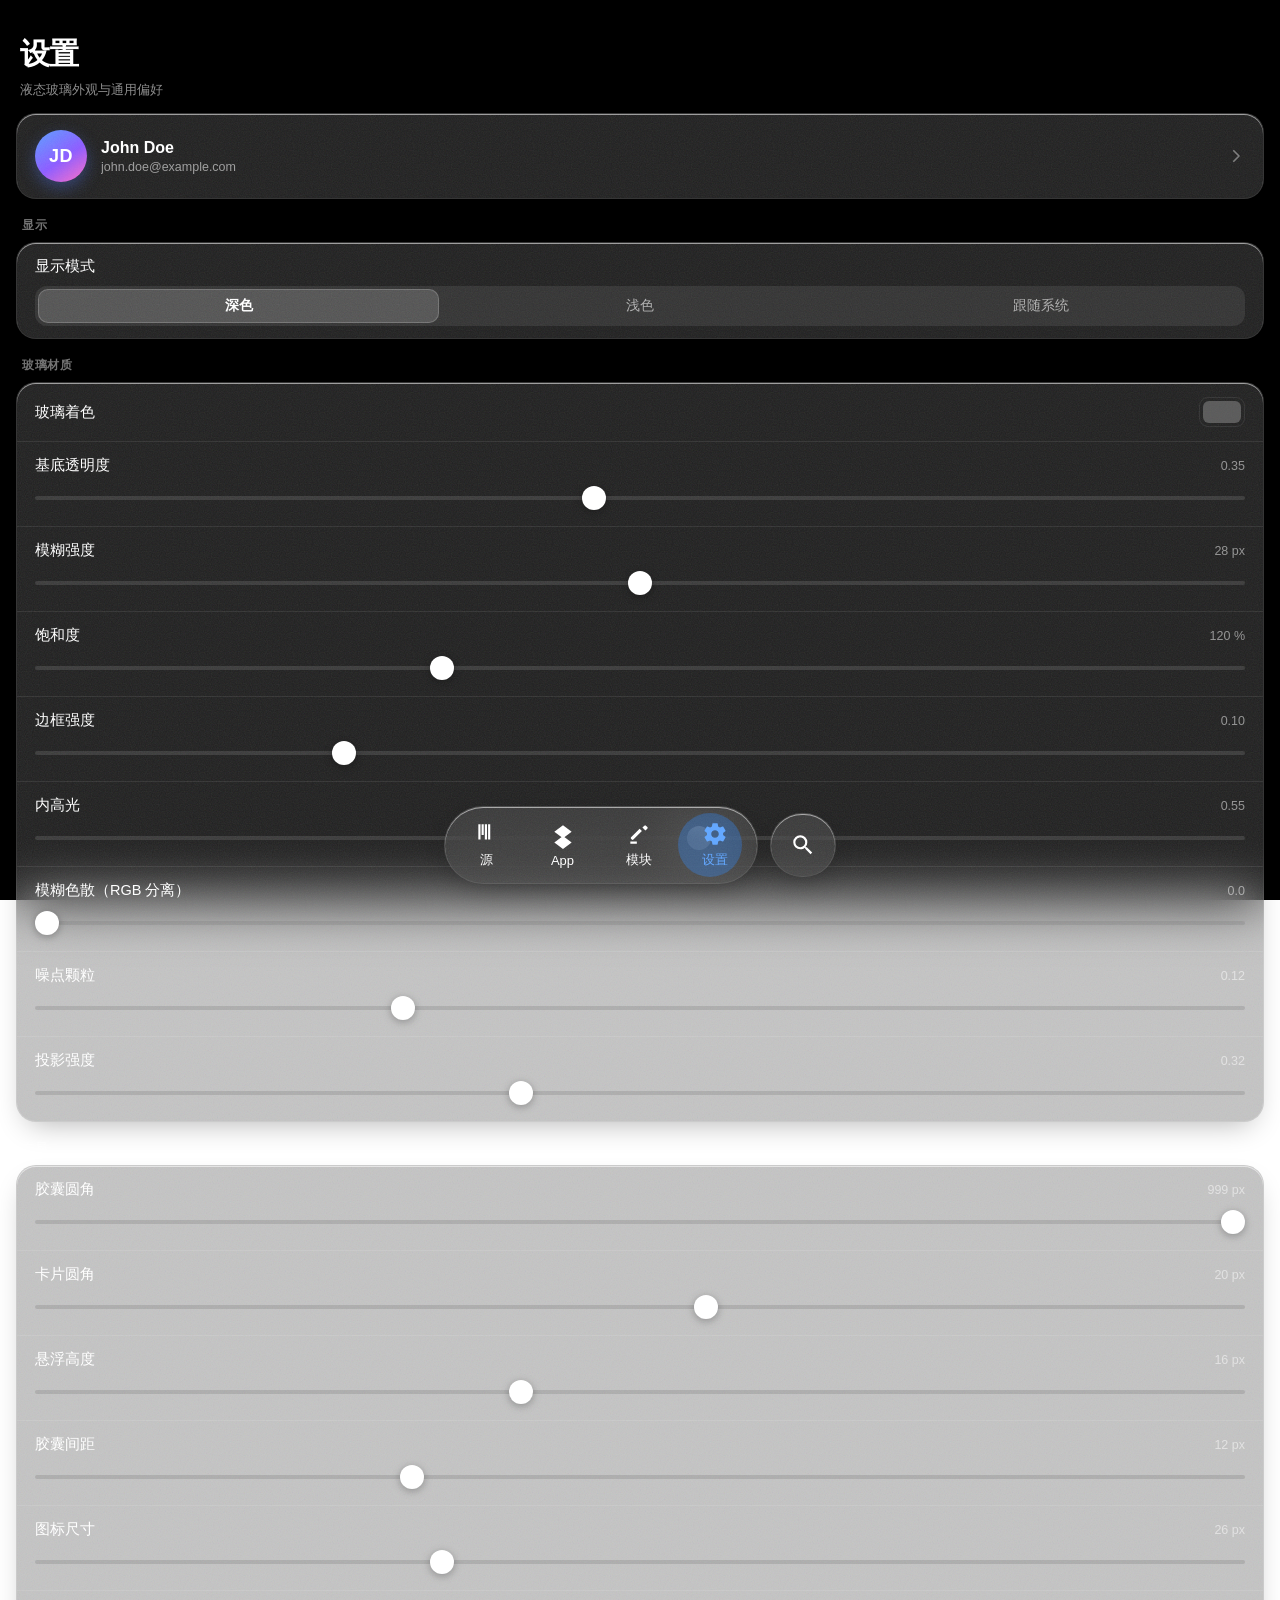
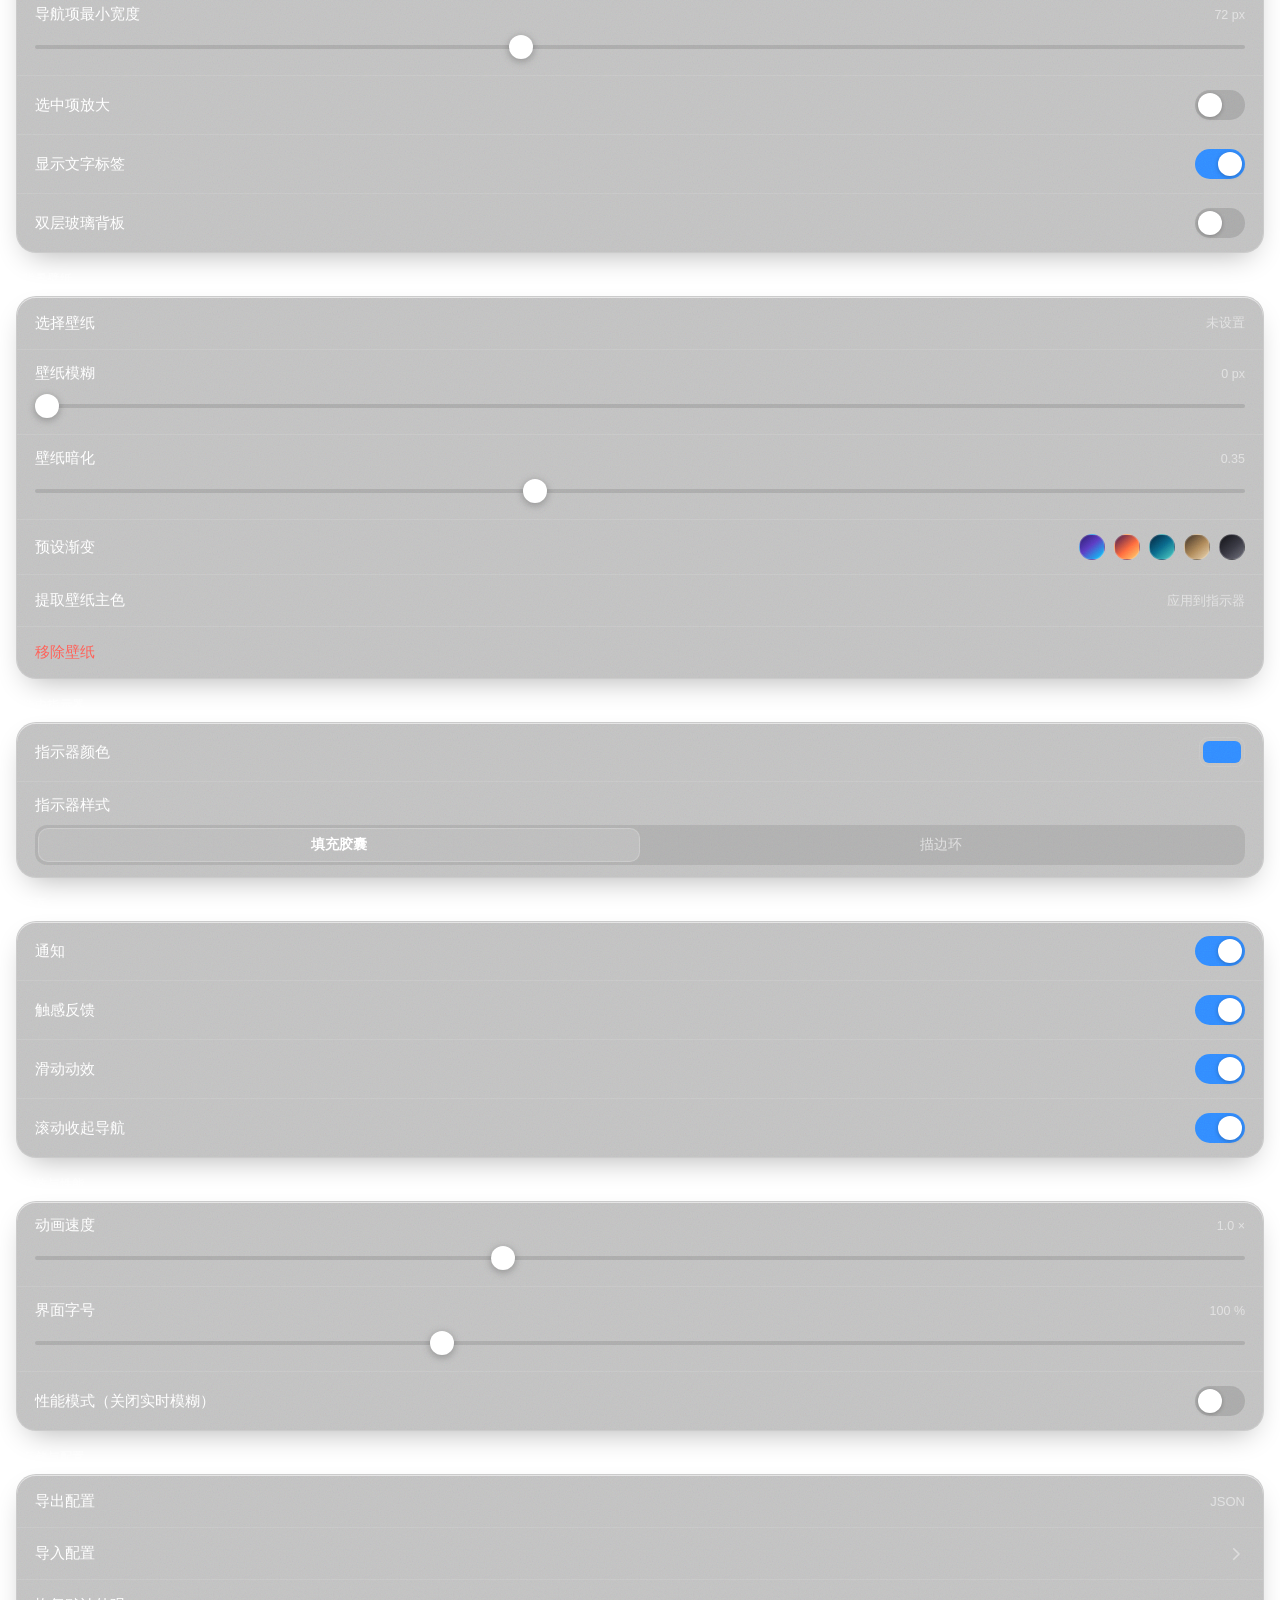
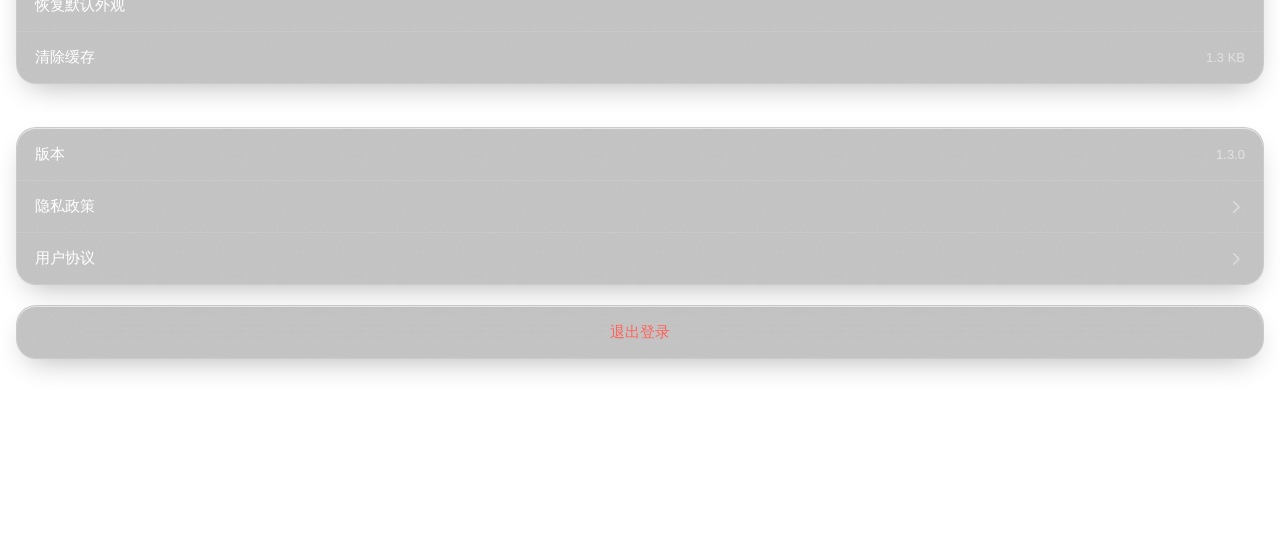
<file: 液态玻璃导航-设置页.html>
<!DOCTYPE html>
<html lang="zh-CN">
<head>
<meta charset="UTF-8" />
<meta name="viewport" content="width=device-width, initial-scale=1.0, viewport-fit=cover" />
<meta name="theme-color" content="#000000" />
<title>Liquid Glass · 设置</title>
<style>
*{margin:0;padding:0;box-sizing:border-box;-webkit-tap-highlight-color:transparent;}
html,body{height:100%;background:transparent;}
body{
  font-family:-apple-system,BlinkMacSystemFont,"SF Pro Text","PingFang SC","Segoe UI",sans-serif;
  background:transparent;color:#fff;
  transition:color .3s;
  overflow-x:hidden;
}
body.light{color:#1c1c1e;}

/* ================= 壁纸背景层 ================= */
.wallpaper{
  position:fixed;inset:0;z-index:-2;
  background-position:center;
  background-size:cover;
  background-repeat:no-repeat;
  filter:blur(var(--wall-blur,0px));
  transform:scale(1.06);
  transition:filter .25s;
}
.wall-dim{
  position:fixed;inset:0;z-index:-1;pointer-events:none;
  background:#000;
  transition:background .3s;
}
body.light .wall-dim{background:#f2f2f6;}
body.has-wall .wall-dim{background:rgba(0,0,0,var(--wall-dim-a,.35));}
body.has-wall.light .wall-dim{background:rgba(255,255,255,var(--wall-dim-a,.35));}

/* ================= 全局液态玻璃变量 ================= */
:root{
  --lg-blur:28px;
  --lg-opacity:.35;
  --lg-saturation:120%;
  --lg-tint:90,90,90;
  --lg-tint-light:250,250,252;
  --lg-border-a:.10;
  --lg-highlight:.55;
  --lg-shadow:.32;
  --lg-grain:.12;
  --lg-chroma:0;
  --lg-chroma-a:0;
  --wall-blur:0px;
  --wall-dim-a:.35;
  --lg-line:rgba(255,255,255,.08);
  --indicator-color:rgba(50,140,255,.32);
  --indicator-strong:rgba(50,140,255,.8);
  --text-normal:#fff;
  --text-active:#64a8ff;
  --thumb-on:#3b8cff;
  --bar-radius:999px;
  --bar-bottom:16px;
  --bar-gap:12px;
  --card-radius:20px;
  --tab-icon:26px;
  --ind-anim:all .32s cubic-bezier(.34,1.56,.64,1);
}
body.light{
  --lg-line:rgba(0,0,0,.07);
  --text-normal:#1c1c1e;
  --text-active:#0a6fdc;
}

/* ================= 通用玻璃容器 ================= */
.liquid-glass{
  position:relative;overflow:hidden;
  background:rgba(var(--lg-tint),var(--lg-opacity));
  backdrop-filter:blur(var(--lg-blur)) saturate(var(--lg-saturation));
  -webkit-backdrop-filter:blur(var(--lg-blur)) saturate(var(--lg-saturation));
  border:1px solid rgba(255,255,255,var(--lg-border-a));
  border-radius:var(--card-radius);
  box-shadow:
    inset calc(var(--lg-chroma) * 1px) 0 calc(var(--lg-chroma) * 1.2px) rgba(255,70,110,var(--lg-chroma-a)),
    inset calc(var(--lg-chroma) * -1px) 0 calc(var(--lg-chroma) * 1.2px) rgba(70,200,255,var(--lg-chroma-a)),
    inset 0 1px 0 rgba(255,255,255,var(--lg-highlight)),
    0 12px 30px -12px rgba(0,0,0,var(--lg-shadow));
  transition:background .25s,border-color .25s,box-shadow .25s;
}

/* 双层玻璃背板：内嵌薄壳环 */
.liquid-glass::before{
  content:'';position:absolute;inset:4px;pointer-events:none;
  border-radius:calc(var(--card-radius) - 4px);
  border:1px solid rgba(255,255,255,calc(var(--lg-border-a) * .8));
  box-shadow:
    inset 0 0 0 1px rgba(255,255,255,.03),
    inset 0 6px 12px -8px rgba(255,255,255,calc(var(--lg-highlight) * .9));
  opacity:0;
  transition:opacity .25s;
}
body.light .liquid-glass::before{
  border-color:rgba(0,0,0,calc(var(--lg-border-a) * .8));
  box-shadow:
    inset 0 0 0 1px rgba(0,0,0,.02),
    inset 0 6px 12px -8px rgba(255,255,255,.9);
}
body.double-layer .liquid-glass::before{opacity:1;}

/* 导航胶囊的背板圆角跟随胶囊半径 */
.glass-capsule.liquid-glass{border-radius:var(--bar-radius);}
.glass-capsule.liquid-glass::before{border-radius:calc(var(--bar-radius) - 4px);}
body.light .liquid-glass{
  background:rgba(var(--lg-tint-light),calc(var(--lg-opacity) + .2));
  border-color:rgba(0,0,0,var(--lg-border-a));
}

/* 噪点颗粒层 */
.liquid-glass::after{
  content:'';position:absolute;inset:0;pointer-events:none;
  border-radius:inherit;
  opacity:var(--lg-grain);
  mix-blend-mode:overlay;
  background-image:url("data:image/svg+xml,%3Csvg xmlns='http://www.w3.org/2000/svg' width='120' height='120'%3E%3Cfilter id='n'%3E%3CfeTurbulence type='fractalNoise' baseFrequency='0.85' numOctaves='4' stitchTiles='stitch'/%3E%3C/filter%3E%3Crect width='120' height='120' filter='url(%23n)'/%3E%3C/svg%3E");
  background-size:120px 120px;
}

/* ================= 页面容器 ================= */
main{min-height:100%;padding:0 16px calc(130px + env(safe-area-inset-bottom));}
.view{display:none;animation:fade .28s ease;}
.view.active{display:block;}
@keyframes fade{from{opacity:0;transform:translateY(6px);}to{opacity:1;transform:none;}}

.page-head{padding:34px 4px 14px;}
.page-head h1{font-size:30px;font-weight:700;letter-spacing:-.6px;}
.page-sub{margin-top:6px;font-size:13px;opacity:.55;}

/* ================= 账户卡片 ================= */
.account-card{display:flex;align-items:center;gap:14px;padding:16px 18px;margin-bottom:8px;cursor:pointer;transition:transform .2s;}
.account-card:active{transform:scale(.985);}
.avatar{
  width:52px;height:52px;flex:0 0 auto;border-radius:50%;
  display:flex;align-items:center;justify-content:center;
  font-size:18px;font-weight:600;letter-spacing:.5px;color:#fff;
  background:linear-gradient(145deg,#5b9dff,#8b5cff 55%,#ff6ec7);
  box-shadow:0 6px 16px rgba(80,120,255,.35);
}
.account-info{flex:1;min-width:0;}
.account-name{font-size:16px;font-weight:600;}
.account-mail{font-size:12.5px;opacity:.55;margin-top:3px;overflow:hidden;text-overflow:ellipsis;white-space:nowrap;}
.chev{width:18px;height:18px;flex:0 0 auto;opacity:.4;}
.chev path{fill:none;stroke:currentColor;stroke-width:2.2;stroke-linecap:round;stroke-linejoin:round;}

/* ================= 分组 ================= */
.group-title{font-size:12px;font-weight:600;letter-spacing:.6px;text-transform:uppercase;opacity:.45;padding:0 6px 8px;margin-top:18px;}
.card{overflow:hidden;margin-bottom:4px;}

/* ================= 列表行 ================= */
.row{display:flex;align-items:center;justify-content:space-between;gap:14px;padding:14px 18px;min-height:52px;font-size:var(--fs-row,15px);transition:background .2s;}
.row + .row{border-top:1px solid var(--lg-line);}
.row.tap{cursor:pointer;}
.row.tap:active{background:rgba(255,255,255,.06);}
body.light .row.tap:active{background:rgba(0,0,0,.04);}
.row-label{flex:1;min-width:0;}
.row-val{font-size:13px;opacity:.5;font-variant-numeric:tabular-nums;}
.row.center{justify-content:center;}
.danger{color:#ff5f57;font-weight:500;}
body.light .danger{color:#e0322a;}
.row.block{display:block;padding:14px 18px 12px;}
.row-head{display:flex;align-items:center;justify-content:space-between;margin-bottom:10px;font-size:14.5px;}
.row-head .row-val{font-size:12.5px;}

/* ================= 分段控件 ================= */
.segmented{position:relative;display:flex;padding:3px;border-radius:12px;background:rgba(120,120,120,.22);}
body.light .segmented{background:rgba(0,0,0,.07);}
.seg-thumb{
  position:absolute;top:3px;left:3px;height:calc(100% - 6px);
  background:rgba(255,255,255,.16);
  border:1px solid rgba(255,255,255,.18);
  border-radius:10px;
  transition:left .28s cubic-bezier(.34,1.4,.64,1);
  pointer-events:none;
}
body.light .seg-thumb{background:#fff;border-color:rgba(0,0,0,.06);box-shadow:0 2px 6px rgba(0,0,0,.1);}
.seg-item{flex:1;position:relative;z-index:2;text-align:center;padding:8px 0;font-size:13.5px;font-weight:500;opacity:.6;cursor:pointer;transition:opacity .2s;}
.seg-item.active{opacity:1;font-weight:600;}

/* ================= 开关 ================= */
.switch{width:50px;height:30px;flex:0 0 auto;border-radius:999px;position:relative;background:rgba(120,120,120,.32);cursor:pointer;transition:background .25s;}
.switch::after{content:'';position:absolute;top:3px;left:3px;width:24px;height:24px;border-radius:50%;background:#fff;box-shadow:0 1px 4px rgba(0,0,0,.25);transition:left .25s cubic-bezier(.34,1.4,.64,1);}
.switch.on{background:var(--thumb-on,#3b8cff);}
.switch.on::after{left:23px;}

/* ================= 滑块 ================= */
input[type="range"]{-webkit-appearance:none;appearance:none;width:100%;height:26px;background:transparent;outline:none;cursor:pointer;}
input[type="range"]::-webkit-slider-runnable-track{height:4px;border-radius:2px;background:rgba(120,120,120,.3);}
input[type="range"]::-webkit-slider-thumb{-webkit-appearance:none;width:24px;height:24px;border-radius:50%;margin-top:-10px;background:#fff;box-shadow:0 2px 8px rgba(0,0,0,.28);}
input[type="range"]::-moz-range-track{height:4px;border-radius:2px;background:rgba(120,120,120,.3);}
input[type="range"]::-moz-range-thumb{width:22px;height:22px;border:none;border-radius:50%;background:#fff;box-shadow:0 2px 8px rgba(0,0,0,.28);}

input[type="color"]{-webkit-appearance:none;appearance:none;width:46px;height:30px;border:1px solid var(--lg-line);border-radius:9px;background:transparent;padding:0;cursor:pointer;}
input[type="color"]::-webkit-color-swatch-wrapper{padding:3px;}
input[type="color"]::-webkit-color-swatch{border:none;border-radius:6px;}

/* 壁纸预设色块 */
.swatches{display:flex;gap:9px;}
.swatch{width:26px;height:26px;border-radius:50%;cursor:pointer;border:1.5px solid rgba(255,255,255,.18);transition:transform .18s,border-color .18s,box-shadow .18s;}
.swatch:active{transform:scale(.9);}
.swatch.active{border-color:#fff;box-shadow:0 0 0 2px rgba(255,255,255,.25);}
body.light .swatch.active{border-color:#333;box-shadow:0 0 0 2px rgba(0,0,0,.18);}

/* ================= 占位视图 ================= */
.plain-card{padding:18px;margin-bottom:12px;}
.plain-card h3{font-size:16px;margin-bottom:8px;}
.plain-card p{font-size:13.5px;line-height:1.7;opacity:.6;}
.grid{display:grid;grid-template-columns:repeat(4,1fr);gap:12px;}
.app-tile{aspect-ratio:1/1;border-radius:16px;display:flex;align-items:center;justify-content:center;font-size:12px;font-weight:500;cursor:pointer;background:linear-gradient(150deg,rgba(90,150,255,.28),rgba(150,90,255,.22));}
.search-input{display:flex;align-items:center;gap:8px;padding:12px 16px;margin-bottom:14px;}
.search-input svg{width:18px;height:18px;opacity:.5;flex:0 0 auto;}
.search-input input{flex:1;border:none;background:transparent;outline:none;color:var(--text-normal);font-size:15px;}
.search-input input::placeholder{opacity:.4;}

/* ================= 底部导航 ================= */
.tabbar-wrap{
  position:fixed;left:50%;bottom:var(--bar-bottom);
  transform:translateX(-50%);
  display:flex;align-items:center;gap:var(--bar-gap);
  z-index:99;padding-bottom:env(safe-area-inset-bottom);
  transition:transform .35s cubic-bezier(.34,1.2,.64,1),opacity .35s;
}
.tabbar-wrap.hidden{transform:translateX(-50%) translateY(140%);opacity:0;}

.glass-capsule{padding:6px;display:flex;gap:4px;border-radius:var(--bar-radius);}
.glass-capsule.solo{padding:10px;}

.indicator{
  position:absolute;top:6px;left:6px;height:calc(100% - 12px);
  background:var(--indicator-color);
  border:1.5px solid transparent;
  border-radius:var(--bar-radius);
  transition:var(--ind-anim);
  pointer-events:none;z-index:1;
}
.indicator.ring{background:transparent;border-color:var(--indicator-strong);}

.tab-item{
  position:relative;z-index:2;min-width:var(--tab-min,72px);
  display:flex;flex-direction:column;align-items:center;justify-content:center;gap:4px;
  padding:8px 4px;font-size:var(--fs-tab,13px);color:var(--text-normal);
  cursor:pointer;user-select:none;
  transition:color .2s,transform .15s,padding .2s,min-width .2s;
}
.tab-item:active{transform:scale(.94);}
.tab-item.solo{min-width:44px;}
.tab-item svg{width:var(--tab-icon);height:var(--tab-icon);fill:currentColor;transition:width .2s,height .2s,transform .25s;}
.tab-item.active{color:var(--text-active);}
body.active-scale .tab-item.active svg{transform:scale(1.12);}
body.perf .liquid-glass{
  backdrop-filter:none;-webkit-backdrop-filter:none;
  background:rgba(var(--lg-tint),calc(var(--lg-opacity) + .42));
}
body.perf.light .liquid-glass{
  background:rgba(var(--lg-tint-light),calc(var(--lg-opacity) + .5));
}

body.no-label .tab-item{min-width:54px;padding:10px 4px;}
body.no-label .tab-item span{display:none;}

/* ================= Toast ================= */
.toast{
  position:fixed;left:50%;bottom:calc(96px + env(safe-area-inset-bottom));
  transform:translateX(-50%) translateY(10px) scale(.96);
  padding:11px 20px;border-radius:999px;font-size:13.5px;white-space:nowrap;
  background:rgba(40,40,40,.82);
  backdrop-filter:blur(20px);-webkit-backdrop-filter:blur(20px);
  border:1px solid rgba(255,255,255,.12);
  color:#fff;z-index:300;opacity:0;pointer-events:none;
  transition:opacity .25s,transform .25s;
}
.toast.show{opacity:1;transform:translateX(-50%) translateY(0) scale(1);}

.foot-note{text-align:center;font-size:11.5px;opacity:.35;margin:24px 0 10px;}
</style>
</head>
<body>

<div class="wallpaper" id="wallpaper"></div>
<div class="wall-dim" id="wall-dim"></div>

<main>
  <!-- ===== 视图：源 ===== -->
  <section class="view" data-view="source">
    <div class="page-head"><h1>源</h1><p class="page-sub">订阅源与更新</p></div>
    <div class="liquid-glass plain-card">
      <h3>今日更新</h3>
      <p>共 3 条新内容，来自 2 个订阅源。可在「设置」中调整玻璃材质的着色、高光与噪点。</p>
    </div>
    <div class="liquid-glass plain-card">
      <h3>已订阅</h3>
      <p>Design Notes · iOS HIG 每周精选 · SwiftUI Weekly</p>
    </div>
  </section>

  <!-- ===== 视图：App ===== -->
  <section class="view" data-view="app">
    <div class="page-head"><h1>App</h1><p class="page-sub">已安装应用</p></div>
    <div class="grid">
      <div class="liquid-glass app-tile">笔记</div>
      <div class="liquid-glass app-tile">相册</div>
      <div class="liquid-glass app-tile">日历</div>
      <div class="liquid-glass app-tile">天气</div>
      <div class="liquid-glass app-tile">音乐</div>
      <div class="liquid-glass app-tile">文件</div>
      <div class="liquid-glass app-tile">地图</div>
      <div class="liquid-glass app-tile">健康</div>
    </div>
  </section>

  <!-- ===== 视图：模块 ===== -->
  <section class="view" data-view="module">
    <div class="page-head"><h1>模块</h1><p class="page-sub">功能模块管理</p></div>
    <div class="liquid-glass plain-card">
      <h3>快捷指令</h3>
      <p>创建自动化流程，把常用操作打包成一键执行。</p>
    </div>
    <div class="liquid-glass plain-card">
      <h3>小组件</h3>
      <p>添加桌面小组件，随时查看关键数据。</p>
    </div>
  </section>

  <!-- ===== 视图：设置 ===== -->
  <section class="view" data-view="settings">
    <div class="page-head"><h1>设置</h1><p class="page-sub">液态玻璃外观与通用偏好</p></div>

    <div class="liquid-glass account-card" id="account-card">
      <div class="avatar">JD</div>
      <div class="account-info">
        <div class="account-name">John Doe</div>
        <div class="account-mail">john.doe@example.com</div>
      </div>
      <svg class="chev" viewBox="0 0 24 24"><path d="M9 5l7 7-7 7"/></svg>
    </div>

    <!-- 显示 -->
    <div class="group-title">显示</div>
    <div class="liquid-glass card">
      <div class="row block">
        <div class="row-head"><span>显示模式</span></div>
        <div class="segmented" id="seg-theme">
          <div class="seg-thumb"></div>
          <div class="seg-item" data-theme="dark">深色</div>
          <div class="seg-item" data-theme="light">浅色</div>
          <div class="seg-item" data-theme="auto">跟随系统</div>
        </div>
      </div>
    </div>

    <!-- 玻璃材质 -->
    <div class="group-title">玻璃材质</div>
    <div class="liquid-glass card">
      <div class="row">
        <span class="row-label">玻璃着色</span>
        <input type="color" id="c-tint" />
      </div>
      <div class="row block">
        <div class="row-head"><span>基底透明度</span><span class="row-val" id="val-opacity">0.35</span></div>
        <input type="range" id="r-opacity" min="0.05" max="0.7" step="0.01" />
      </div>
      <div class="row block">
        <div class="row-head"><span>模糊强度</span><span class="row-val" id="val-blur">28 px</span></div>
        <input type="range" id="r-blur" min="8" max="48" step="1" />
      </div>
      <div class="row block">
        <div class="row-head"><span>饱和度</span><span class="row-val" id="val-sat">120 %</span></div>
        <input type="range" id="r-sat" min="80" max="200" step="1" />
      </div>
      <div class="row block">
        <div class="row-head"><span>边框强度</span><span class="row-val" id="val-border">0.10</span></div>
        <input type="range" id="r-border" min="0" max="0.4" step="0.01" />
      </div>
      <div class="row block">
        <div class="row-head"><span>内高光</span><span class="row-val" id="val-highlight">0.55</span></div>
        <input type="range" id="r-highlight" min="0" max="1" step="0.01" />
      </div>
      <div class="row block">
        <div class="row-head"><span>模糊色散（RGB 分离）</span><span class="row-val" id="val-chroma">0.0</span></div>
        <input type="range" id="r-chroma" min="0" max="6" step="0.5" />
      </div>
      <div class="row block">
        <div class="row-head"><span>噪点颗粒</span><span class="row-val" id="val-grain">0.12</span></div>
        <input type="range" id="r-grain" min="0" max="0.4" step="0.01" />
      </div>
      <div class="row block">
        <div class="row-head"><span>投影强度</span><span class="row-val" id="val-shadow">0.32</span></div>
        <input type="range" id="r-shadow" min="0" max="0.8" step="0.01" />
      </div>
    </div>

    <!-- 布局 -->
    <div class="group-title">布局</div>
    <div class="liquid-glass card">
      <div class="row block">
        <div class="row-head"><span>胶囊圆角</span><span class="row-val" id="val-radius">999 px</span></div>
        <input type="range" id="r-radius" min="8" max="999" step="1" />
      </div>
      <div class="row block">
        <div class="row-head"><span>卡片圆角</span><span class="row-val" id="val-card-radius">20 px</span></div>
        <input type="range" id="r-card-radius" min="0" max="36" step="1" />
      </div>
      <div class="row block">
        <div class="row-head"><span>悬浮高度</span><span class="row-val" id="val-bottom">16 px</span></div>
        <input type="range" id="r-bottom" min="0" max="40" step="1" />
      </div>
      <div class="row block">
        <div class="row-head"><span>胶囊间距</span><span class="row-val" id="val-gap">12 px</span></div>
        <input type="range" id="r-gap" min="4" max="30" step="1" />
      </div>
      <div class="row block">
        <div class="row-head"><span>图标尺寸</span><span class="row-val" id="val-icon">26 px</span></div>
        <input type="range" id="r-icon" min="0.8" max="1.4" step="0.05" />
      </div>
      <div class="row block">
        <div class="row-head"><span>导航项最小宽度</span><span class="row-val" id="val-tabmin">72 px</span></div>
        <input type="range" id="r-tabmin" min="56" max="96" step="2" />
      </div>
      <div class="row">
        <span class="row-label">选中项放大</span>
        <div class="switch" data-switch="activeScale"></div>
      </div>
      <div class="row">
        <span class="row-label">显示文字标签</span>
        <div class="switch" data-switch="showLabel"></div>
      </div>
      <div class="row">
        <span class="row-label">双层玻璃背板</span>
        <div class="switch" data-switch="doubleLayer"></div>
      </div>
    </div>

    <!-- 背景壁纸 -->
    <div class="group-title">背景壁纸</div>
    <div class="liquid-glass card">
      <div class="row tap" id="btn-wall-upload">
        <span class="row-label">选择壁纸</span>
        <span class="row-val" id="wall-state">未设置</span>
      </div>
      <div class="row block">
        <div class="row-head"><span>壁纸模糊</span><span class="row-val" id="val-wall-blur">0 px</span></div>
        <input type="range" id="r-wall-blur" min="0" max="30" step="1" />
      </div>
      <div class="row block">
        <div class="row-head"><span>壁纸暗化</span><span class="row-val" id="val-wall-dim">0.35</span></div>
        <input type="range" id="r-wall-dim" min="0" max="0.85" step="0.01" />
      </div>
      <div class="row">
        <span class="row-label">预设渐变</span>
        <div class="swatches" id="wall-presets">
          <span class="swatch" data-preset="aurora" style="background:linear-gradient(140deg,#2b1b6b,#5b3cc4 45%,#00d4ff)"></span>
          <span class="swatch" data-preset="sunset" style="background:linear-gradient(140deg,#3d1b4f,#ff6a3d 55%,#ffd36e)"></span>
          <span class="swatch" data-preset="ocean" style="background:linear-gradient(140deg,#04213a,#0a6a8c 50%,#4fd1c5)"></span>
          <span class="swatch" data-preset="sand" style="background:linear-gradient(140deg,#3a2f26,#b08a5a 55%,#ecd6b0)"></span>
          <span class="swatch" data-preset="mono" style="background:linear-gradient(140deg,#101014,#3a3a44 55%,#6f6f7a)"></span>
        </div>
      </div>
      <div class="row tap" id="btn-pick-color">
        <span class="row-label">提取壁纸主色</span>
        <span class="row-val">应用到指示器</span>
      </div>
      <div class="row tap danger" id="btn-wall-remove">
        <span class="row-label">移除壁纸</span>
      </div>
    </div>

    <!-- 选中指示器 -->
    <div class="group-title">选中指示器</div>
    <div class="liquid-glass card">
      <div class="row">
        <span class="row-label">指示器颜色</span>
        <input type="color" id="c-indicator" />
      </div>
      <div class="row block">
        <div class="row-head"><span>指示器样式</span></div>
        <div class="segmented" id="seg-indicator">
          <div class="seg-thumb"></div>
          <div class="seg-item" data-style="fill">填充胶囊</div>
          <div class="seg-item" data-style="ring">描边环</div>
        </div>
      </div>
    </div>

    <!-- 交互 -->
    <div class="group-title">交互</div>
    <div class="liquid-glass card">
      <div class="row"><span class="row-label">通知</span><div class="switch" data-switch="notify"></div></div>
      <div class="row"><span class="row-label">触感反馈</span><div class="switch" data-switch="haptic"></div></div>
      <div class="row"><span class="row-label">滑动动效</span><div class="switch" data-switch="motion"></div></div>
      <div class="row"><span class="row-label">滚动收起导航</span><div class="switch" data-switch="autoHide"></div></div>
    </div>

    <!-- 动效与性能 -->
    <div class="group-title">动效与性能</div>
    <div class="liquid-glass card">
      <div class="row block">
        <div class="row-head"><span>动画速度</span><span class="row-val" id="val-speed">1.0 ×</span></div>
        <input type="range" id="r-speed" min="0.5" max="1.8" step="0.1" />
      </div>
      <div class="row block">
        <div class="row-head"><span>界面字号</span><span class="row-val" id="val-font">100 %</span></div>
        <input type="range" id="r-font" min="0.9" max="1.2" step="0.02" />
      </div>
      <div class="row">
        <span class="row-label">性能模式（关闭实时模糊）</span>
        <div class="switch" data-switch="perfMode"></div>
      </div>
    </div>

    <!-- 存储 -->
    <div class="group-title">存储与配置</div>
    <div class="liquid-glass card">
      <div class="row tap" id="btn-export"><span class="row-label">导出配置</span><span class="row-val">JSON</span></div>
      <div class="row tap" id="btn-import"><span class="row-label">导入配置</span><svg class="chev" viewBox="0 0 24 24"><path d="M9 5l7 7-7 7"/></svg></div>
      <div class="row tap" id="btn-reset"><span class="row-label">恢复默认外观</span></div>
      <div class="row tap" id="btn-clear"><span class="row-label">清除缓存</span><span class="row-val" id="cache-size">—</span></div>
    </div>

    <!-- 关于 -->
    <div class="group-title">关于</div>
    <div class="liquid-glass card">
      <div class="row"><span class="row-label">版本</span><span class="row-val">1.3.0</span></div>
      <div class="row tap" id="btn-privacy"><span class="row-label">隐私政策</span><svg class="chev" viewBox="0 0 24 24"><path d="M9 5l7 7-7 7"/></svg></div>
      <div class="row tap" id="btn-terms"><span class="row-label">用户协议</span><svg class="chev" viewBox="0 0 24 24"><path d="M9 5l7 7-7 7"/></svg></div>
    </div>

    <div class="liquid-glass card" style="margin-top:20px;">
      <div class="row tap center danger" id="btn-logout"><span>退出登录</span></div>
    </div>

    <div class="foot-note">Liquid Glass UI · 风格参考 rdev/liquid-glass-react</div>
  </section>

  <!-- ===== 视图：搜索 ===== -->
  <section class="view" data-view="search">
    <div class="page-head"><h1>搜索</h1><p class="page-sub">搜索设置项、应用与内容</p></div>
    <div class="liquid-glass search-input">
      <svg viewBox="0 0 24 24" fill="none" stroke="currentColor" stroke-width="2"><circle cx="11" cy="11" r="7"/><path d="M16.5 16.5L21 21"/></svg>
      <input type="text" placeholder="搜索" />
    </div>
    <div class="liquid-glass plain-card"><h3>最近搜索</h3><p>液态玻璃 · 导航栏 · 圆角</p></div>
  </section>
</main>

<nav class="tabbar-wrap" id="tabbar">
  <div class="liquid-glass glass-capsule">
    <div class="indicator" id="indicator"></div>
    <div class="tab-item" data-nav="source">
      <svg viewBox="0 0 24 24"><path d="M4 3h2v14H4V3zm3 0h2v10H7V3zm3 0h2v14h-2V3zm3 0h2v14h-2V3z"/></svg>
      <span>源</span>
    </div>
    <div class="tab-item" data-nav="app">
      <svg viewBox="0 0 24 24"><path d="M12 2L4 8l8 6 8-6-8-6zm0 10L4 18l8 6 8-6-8-6z"/></svg>
      <span>App</span>
    </div>
    <div class="tab-item" data-nav="module">
      <svg viewBox="0 0 24 24"><path d="M19.71 5.64l-1.35-1.35a1 1 0 00-1.41 0l-1.8 1.8 2.75 2.75 1.8-1.8a1 1 0 000-1.4zM14.7 9.2l-7.9 7.9a1 1 0 01-1.41 0l-.71-.71a1 1 0 010-1.41l7.9-7.9 2.12 2.12z"/><path d="M4 19h6v2H4z"/></svg>
      <span>模块</span>
    </div>
    <div class="tab-item" data-nav="settings">
      <svg viewBox="0 0 24 24"><path d="M19.43 12.98c.04-.32.07-.64.07-.98s-.03-.66-.07-.98l2.11-1.65c.19-.15.24-.42.12-.64l-2-3.46c-.12-.22-.39-.3-.61-.22l-2.49 1c-.52-.39-1.08-.7-1.66-.94l-.38-2.65c-.03-.24-.24-.42-.48-.42h-4c-.24 0-.45.18-.48.42l-.38 2.65c-.58.24-1.14.55-1.66.94l-2.49-1c-.22-.08-.49 0-.61.22l-2 3.46c-.12.22-.07.49.12.64l2.11 1.65c-.04.32-.07.64-.07.98s.03.66.07.98l-2.11 1.65c-.19.15-.24.42-.12.64l2 3.46c.12.22.39.3.61.22l2.49-1c.52.39 1.08.7 1.66.94l.38 2.65c.03.24.24.42.48.42h4c.24 0 .45-.18.48-.42l.38-2.65c.58-.24 1.14-.55 1.66-.94l2.49 1c.22.08.49 0 .61-.22l2-3.46c.12-.22.07-.49-.12-.64l-2.11-1.65zM12 15.5c-1.93 0-3.5-1.57-3.5-3.5s1.57-3.5 3.5-3.5 3.5 1.57 3.5 3.5-1.57 3.5-3.5 3.5z"/></svg>
      <span>设置</span>
    </div>
  </div>
  <div class="liquid-glass glass-capsule solo">
    <div class="tab-item solo" data-nav="search">
      <svg viewBox="0 0 24 24"><path d="M15.5 14h-.79l-.28-.27A6.471 6.471 0 0016 9.5 6.5 6.5 0 109.5 16c1.61 0 3.09-.59 4.23-1.57l.27.28v.79l5 4.99L20.49 19l-4.99-5zm-6 0C7.01 14 5 11.99 5 9.5S7.01 5 9.5 5 14 7.01 14 9.5 11.99 14 9.5 14z"/></svg>
    </div>
  </div>
</nav>

<div class="toast" id="toast"></div>
<input type="file" id="import-file" accept="application/json" style="display:none" />
<input type="file" id="wall-file" accept="image/*" style="display:none" />

<script>
(function(){
  'use strict';

  var STORE_KEY = 'lgSettingsV3';

  var DEFAULT_CONF = {
    theme: 'dark',
    tintColor: '#5a5a5a',
    opacity: 0.35,
    blur: 28,
    saturation: 120,
    borderAlpha: 0.10,
    highlight: 0.55,
    grain: 0.12,
    chroma: 0,
    shadow: 0.32,
    radius: 999,
    cardRadius: 20,
    bottom: 16,
    gap: 12,
    iconScale: 1,
    showLabel: true,
    tabMin: 72,
    activeScale: false,
    animSpeed: 1,
    fontScale: 1,
    perfMode: false,
    doubleLayer: false,
    wallpaper: '',
    wallPreset: '',
    wallBlur: 0,
    wallDim: 0.35,
    indicatorColor: '#328cff',
    indicatorStyle: 'fill',
    notify: true,
    haptic: true,
    motion: true,
    autoHide: true
  };

  var conf = loadConf();

  function cloneDefaults(){ return JSON.parse(JSON.stringify(DEFAULT_CONF)); }

  function loadConf(){
    try {
      var raw = localStorage.getItem(STORE_KEY);
      if(!raw) return cloneDefaults();
      var obj = JSON.parse(raw);
      var merged = cloneDefaults();
      for(var k in obj){ if(obj.hasOwnProperty(k)) merged[k] = obj[k]; }
      return merged;
    } catch(e){
      return cloneDefaults();
    }
  }

  function saveConf(){
    try { localStorage.setItem(STORE_KEY, JSON.stringify(conf)); } catch(e){}
  }

  /* ---------- 颜色工具 ---------- */
  function hexToRgb(hex){
    var h = String(hex || '#5a5a5a').replace('#','');
    if(h.length === 3) h = h[0]+h[0]+h[1]+h[1]+h[2]+h[2];
    var r = parseInt(h.slice(0,2),16); if(isNaN(r)) r = 90;
    var g = parseInt(h.slice(2,4),16); if(isNaN(g)) g = 90;
    var b = parseInt(h.slice(4,6),16); if(isNaN(b)) b = 90;
    return { r:r, g:g, b:b };
  }
  function rgbStr(hex){ var c = hexToRgb(hex); return c.r + ',' + c.g + ',' + c.b; }
  function rgbaStr(hex, a){ var c = hexToRgb(hex); return 'rgba(' + c.r + ',' + c.g + ',' + c.b + ',' + a + ')'; }
  function lightenStr(hex, ratio){
    var c = hexToRgb(hex);
    var r = Math.round(c.r + (255 - c.r) * ratio);
    var g = Math.round(c.g + (255 - c.g) * ratio);
    var b = Math.round(c.b + (255 - c.b) * ratio);
    return r + ',' + g + ',' + b;
  }

  /* ---------- DOM ---------- */
  var root = document.documentElement;
  var body = document.body;
  var tabbar = document.getElementById('tabbar');
  var indicator = document.getElementById('indicator');
  var toastEl = document.getElementById('toast');

  var rOpacity = document.getElementById('r-opacity');
  var rBlur = document.getElementById('r-blur');
  var rSat = document.getElementById('r-sat');
  var rBorder = document.getElementById('r-border');
  var rHighlight = document.getElementById('r-highlight');
  var rChroma = document.getElementById('r-chroma');
  var rGrain = document.getElementById('r-grain');
  var rShadow = document.getElementById('r-shadow');
  var rRadius = document.getElementById('r-radius');
  var rCardRadius = document.getElementById('r-card-radius');
  var rBottom = document.getElementById('r-bottom');
  var rGap = document.getElementById('r-gap');
  var rIcon = document.getElementById('r-icon');
  var rWallBlur = document.getElementById('r-wall-blur');
  var rWallDim = document.getElementById('r-wall-dim');
  var rTabMin = document.getElementById('r-tabmin');
  var rSpeed = document.getElementById('r-speed');
  var rFont = document.getElementById('r-font');
  var presetEls = document.querySelectorAll('.swatch[data-preset]');
  var cTint = document.getElementById('c-tint');
  var cIndicator = document.getElementById('c-indicator');

  var wallpaperEl = document.getElementById('wallpaper');
  var wallDimEl = document.getElementById('wall-dim');
  var wallState = document.getElementById('wall-state');
  var wallFile = document.getElementById('wall-file');
  var importFile = document.getElementById('import-file');

  var valOpacity = document.getElementById('val-opacity');
  var valBlur = document.getElementById('val-blur');
  var valSat = document.getElementById('val-sat');
  var valBorder = document.getElementById('val-border');
  var valHighlight = document.getElementById('val-highlight');
  var valGrain = document.getElementById('val-grain');
  var valShadow = document.getElementById('val-shadow');
  var valRadius = document.getElementById('val-radius');
  var valCardRadius = document.getElementById('val-card-radius');
  var valBottom = document.getElementById('val-bottom');
  var valGap = document.getElementById('val-gap');
  var valIcon = document.getElementById('val-icon');
  var valChroma = document.getElementById('val-chroma');
  var valWallBlur = document.getElementById('val-wall-blur');
  var valWallDim = document.getElementById('val-wall-dim');
  var valTabMin = document.getElementById('val-tabmin');
  var valSpeed = document.getElementById('val-speed');
  var valFont = document.getElementById('val-font');

  var segTheme = document.getElementById('seg-theme');
  var segIndicator = document.getElementById('seg-indicator');
  var themeItems = segTheme.querySelectorAll('.seg-item');
  var styleItems = segIndicator.querySelectorAll('.seg-item');
  var switches = document.querySelectorAll('.switch[data-switch]');

  var viewSections = document.querySelectorAll('.view');
  var navItems = document.querySelectorAll('.tab-item[data-nav]');
  var groupItems = document.querySelectorAll('.glass-capsule:not(.solo) .tab-item');

  var toastTimer = null;
  var currentNav = 'settings';

  function toast(msg){
    toastEl.textContent = msg;
    toastEl.classList.add('show');
    clearTimeout(toastTimer);
    toastTimer = setTimeout(function(){ toastEl.classList.remove('show'); }, 1600);
  }

  /* ---------- 分段控件布局 ---------- */
  function layoutSeg(seg, idx){
    var thumb = seg.querySelector('.seg-thumb');
    var n = seg.querySelectorAll('.seg-item').length;
    if(!thumb || !n) return;
    thumb.style.width = 'calc((100% - 6px)/' + n + ')';
    thumb.style.left = 'calc(3px + (100% - 6px)/' + n + ' * ' + idx + ')';
  }

  /* ---------- 主题 ---------- */
  var mql = window.matchMedia ? window.matchMedia('(prefers-color-scheme: light)') : null;

  function applyTheme(){
    var light = conf.theme === 'light' || (conf.theme === 'auto' && mql && mql.matches);
    body.classList.toggle('light', !!light);

    var idx = conf.theme === 'light' ? 1 : (conf.theme === 'auto' ? 2 : 0);
    themeItems.forEach(function(el, i){ el.classList.toggle('active', i === idx); });
    layoutSeg(segTheme, idx);
  }

  if(mql){
    var onScheme = function(){ if(conf.theme === 'auto') applyTheme(); };
    if(mql.addEventListener) mql.addEventListener('change', onScheme);
    else if(mql.addListener) mql.addListener(onScheme);
  }

  /* ---------- 壁纸 ---------- */
  var PRESETS = {
    aurora: { css:'linear-gradient(140deg,#2b1b6b,#5b3cc4 45%,#00d4ff)', color:'#5b3cc4' },
    sunset: { css:'linear-gradient(140deg,#3d1b4f,#ff6a3d 55%,#ffd36e)', color:'#ff6a3d' },
    ocean:  { css:'linear-gradient(140deg,#04213a,#0a6a8c 50%,#4fd1c5)', color:'#2aa6b8' },
    sand:   { css:'linear-gradient(140deg,#3a2f26,#b08a5a 55%,#ecd6b0)', color:'#b08a5a' },
    mono:   { css:'linear-gradient(140deg,#101014,#3a3a44 55%,#6f6f7a)', color:'#6f6f7a' }
  };

  function applyWallpaper(){
    var css = '';
    if(conf.wallpaper) css = 'url("' + conf.wallpaper + '")';
    else if(conf.wallPreset && PRESETS[conf.wallPreset]) css = PRESETS[conf.wallPreset].css;

    wallpaperEl.style.backgroundImage = css || 'none';
    body.classList.toggle('has-wall', !!css);

    presetEls.forEach(function(el){
      el.classList.toggle('active',
        !conf.wallpaper && el.getAttribute('data-preset') === conf.wallPreset);
    });
  }

  /* ---------- 应用配置 ---------- */
  function applyConfig(){
    root.style.setProperty('--lg-blur', conf.blur + 'px');
    root.style.setProperty('--lg-opacity', conf.opacity);
    root.style.setProperty('--lg-saturation', conf.saturation + '%');
    root.style.setProperty('--lg-tint', rgbStr(conf.tintColor));
    root.style.setProperty('--lg-tint-light', lightenStr(conf.tintColor, 0.82));
    root.style.setProperty('--lg-border-a', conf.borderAlpha);
    root.style.setProperty('--lg-highlight', conf.highlight);
    root.style.setProperty('--lg-grain', conf.grain);
    root.style.setProperty('--lg-shadow', conf.shadow);
    root.style.setProperty('--lg-chroma', conf.chroma);
    root.style.setProperty('--lg-chroma-a', Math.min(0.55, conf.chroma * 0.09));
    root.style.setProperty('--wall-blur', conf.wallBlur + 'px');
    root.style.setProperty('--wall-dim-a', conf.wallDim);

    root.style.setProperty('--bar-radius', conf.radius + 'px');
    root.style.setProperty('--card-radius', conf.cardRadius + 'px');
    root.style.setProperty('--bar-bottom', conf.bottom + 'px');
    root.style.setProperty('--bar-gap', conf.gap + 'px');
    root.style.setProperty('--tab-icon', (26 * conf.iconScale) + 'px');

    root.style.setProperty('--indicator-color', rgbaStr(conf.indicatorColor, 0.32));
    root.style.setProperty('--indicator-strong', rgbaStr(conf.indicatorColor, 0.8));
    root.style.setProperty('--thumb-on', conf.indicatorColor);
    root.style.setProperty('--tab-min', conf.tabMin + 'px');
    root.style.setProperty('--fs-row', (15 * conf.fontScale).toFixed(1) + 'px');
    root.style.setProperty('--fs-tab', (13 * conf.fontScale).toFixed(1) + 'px');

    var dur = (0.32 * conf.animSpeed).toFixed(2);
    root.style.setProperty('--ind-anim', conf.motion
      ? 'all ' + dur + 's cubic-bezier(.34,1.56,.64,1)'
      : 'none');

    body.classList.toggle('no-label', !conf.showLabel);
    body.classList.toggle('double-layer', !!conf.doubleLayer);
    body.classList.toggle('active-scale', !!conf.activeScale);
    body.classList.toggle('perf', !!conf.perfMode);
    indicator.classList.toggle('ring', conf.indicatorStyle === 'ring');

    applyTheme();
    applyWallpaper();

    /* 同步控件 */
    rOpacity.value = conf.opacity;
    rBlur.value = conf.blur;
    rSat.value = conf.saturation;
    rBorder.value = conf.borderAlpha;
    rHighlight.value = conf.highlight;
    rChroma.value = conf.chroma;
    rGrain.value = conf.grain;
    rShadow.value = conf.shadow;
    rRadius.value = conf.radius;
    rCardRadius.value = conf.cardRadius;
    rBottom.value = conf.bottom;
    rGap.value = conf.gap;
    rIcon.value = conf.iconScale;
    rTabMin.value = conf.tabMin;
    rSpeed.value = conf.animSpeed;
    rFont.value = conf.fontScale;
    rWallBlur.value = conf.wallBlur;
    rWallDim.value = conf.wallDim;
    cTint.value = conf.tintColor;
    cIndicator.value = conf.indicatorColor;

    valOpacity.textContent = Number(conf.opacity).toFixed(2);
    valBlur.textContent = conf.blur + ' px';
    valSat.textContent = conf.saturation + ' %';
    valBorder.textContent = Number(conf.borderAlpha).toFixed(2);
    valHighlight.textContent = Number(conf.highlight).toFixed(2);
    valGrain.textContent = Number(conf.grain).toFixed(2);
    valShadow.textContent = Number(conf.shadow).toFixed(2);
    valRadius.textContent = conf.radius + ' px';
    valCardRadius.textContent = conf.cardRadius + ' px';
    valBottom.textContent = conf.bottom + ' px';
    valGap.textContent = conf.gap + ' px';
    valIcon.textContent = (26 * conf.iconScale).toFixed(0) + ' px';
    valChroma.textContent = Number(conf.chroma).toFixed(1);
    valWallBlur.textContent = conf.wallBlur + ' px';
    valWallDim.textContent = Number(conf.wallDim).toFixed(2);
    valTabMin.textContent = conf.tabMin + ' px';
    valSpeed.textContent = Number(conf.animSpeed).toFixed(1) + ' ×';
    valFont.textContent = Math.round(conf.fontScale * 100) + ' %';
    wallState.textContent = conf.wallpaper ? '自定义图片' : (conf.wallPreset ? '预设渐变' : '未设置');

    switches.forEach(function(el){
      el.classList.toggle('on', !!conf[el.getAttribute('data-switch')]);
    });

    var styleIdx = conf.indicatorStyle === 'ring' ? 1 : 0;
    styleItems.forEach(function(el, i){ el.classList.toggle('active', i === styleIdx); });
    layoutSeg(segIndicator, styleIdx);

    saveConf();
    requestAnimationFrame(moveIndicator);
  }

  /* ---------- 指示器 ---------- */
  function moveIndicator(){
    var targetIndex = -1;
    for(var i = 0; i < groupItems.length; i++){
      if(groupItems[i].getAttribute('data-nav') === currentNav) targetIndex = i;
    }

    navItems.forEach(function(el){
      el.classList.toggle('active', el.getAttribute('data-nav') === currentNav);
    });

    if(targetIndex < 0){
      indicator.style.opacity = '0';
      return;
    }
    indicator.style.opacity = '1';

    var item = groupItems[targetIndex];
    var capsule = item.parentNode;
    var itemRect = item.getBoundingClientRect();
    var capRect = capsule.getBoundingClientRect();
    var padLeft = parseFloat(getComputedStyle(capsule).paddingLeft) || 6;

    indicator.style.left = (itemRect.left - capRect.left - padLeft + 4) + 'px';
    indicator.style.width = Math.max(0, itemRect.width - 8) + 'px';
  }

  /* ---------- 视图 ---------- */
  function switchView(name){
    currentNav = name;
    viewSections.forEach(function(sec){
      sec.classList.toggle('active', sec.getAttribute('data-view') === name);
    });
    window.scrollTo({ top:0, behavior:'smooth' });
    moveIndicator();
  }

  navItems.forEach(function(el){
    el.addEventListener('click', function(){
      if(conf.haptic && navigator.vibrate){ try{ navigator.vibrate(8); }catch(e){} }
      switchView(el.getAttribute('data-nav'));
    });
  });

  /* ---------- 分段交互 ---------- */
  themeItems.forEach(function(el){
    el.addEventListener('click', function(){ conf.theme = el.getAttribute('data-theme'); applyConfig(); });
  });
  styleItems.forEach(function(el){
    el.addEventListener('click', function(){ conf.indicatorStyle = el.getAttribute('data-style'); applyConfig(); });
  });

  /* ---------- 滑块 ---------- */
  rOpacity.addEventListener('input', function(){ conf.opacity = Number(rOpacity.value); applyConfig(); });
  rBlur.addEventListener('input', function(){ conf.blur = Number(rBlur.value); applyConfig(); });
  rSat.addEventListener('input', function(){ conf.saturation = Number(rSat.value); applyConfig(); });
  rBorder.addEventListener('input', function(){ conf.borderAlpha = Number(rBorder.value); applyConfig(); });
  rHighlight.addEventListener('input', function(){ conf.highlight = Number(rHighlight.value); applyConfig(); });
  rChroma.addEventListener('input', function(){ conf.chroma = Number(rChroma.value); applyConfig(); });
  rGrain.addEventListener('input', function(){ conf.grain = Number(rGrain.value); applyConfig(); });
  rShadow.addEventListener('input', function(){ conf.shadow = Number(rShadow.value); applyConfig(); });
  rRadius.addEventListener('input', function(){ conf.radius = Number(rRadius.value); applyConfig(); });
  rCardRadius.addEventListener('input', function(){ conf.cardRadius = Number(rCardRadius.value); applyConfig(); });
  rBottom.addEventListener('input', function(){ conf.bottom = Number(rBottom.value); applyConfig(); });
  rGap.addEventListener('input', function(){ conf.gap = Number(rGap.value); applyConfig(); });
  rIcon.addEventListener('input', function(){ conf.iconScale = Number(rIcon.value); applyConfig(); });
  rTabMin.addEventListener('input', function(){ conf.tabMin = Number(rTabMin.value); applyConfig(); });
  rSpeed.addEventListener('input', function(){ conf.animSpeed = Number(rSpeed.value); applyConfig(); });
  rFont.addEventListener('input', function(){ conf.fontScale = Number(rFont.value); applyConfig(); });
  rWallBlur.addEventListener('input', function(){ conf.wallBlur = Number(rWallBlur.value); applyConfig(); });
  rWallDim.addEventListener('input', function(){ conf.wallDim = Number(rWallDim.value); applyConfig(); });

  cTint.addEventListener('input', function(){ conf.tintColor = cTint.value; applyConfig(); });
  cIndicator.addEventListener('input', function(){ conf.indicatorColor = cIndicator.value; applyConfig(); });

  /* ---------- 开关 ---------- */
  switches.forEach(function(el){
    el.addEventListener('click', function(){
      var key = el.getAttribute('data-switch');
      conf[key] = !conf[key];
      applyConfig();
      if(conf.haptic && navigator.vibrate){ try{ navigator.vibrate(6); }catch(e){} }
    });
  });

  /* ---------- 账户 ---------- */
  document.getElementById('account-card').addEventListener('click', function(){ toast('账户信息编辑'); });

  /* ---------- 导出 / 导入 ---------- */
  document.getElementById('btn-export').addEventListener('click', function(){
    var blob = new Blob([JSON.stringify(conf, null, 2)], { type:'application/json' });
    var url = URL.createObjectURL(blob);
    var a = document.createElement('a');
    a.href = url; a.download = 'liquid-glass-config.json';
    document.body.appendChild(a); a.click(); document.body.removeChild(a);
    setTimeout(function(){ URL.revokeObjectURL(url); }, 1000);
    toast('配置已导出');
  });

  document.getElementById('btn-import').addEventListener('click', function(){ importFile.click(); });
  importFile.addEventListener('change', function(){
    var file = importFile.files && importFile.files[0];
    if(!file) return;
    var reader = new FileReader();
    reader.onload = function(){
      try {
        var obj = JSON.parse(String(reader.result));
        for(var k in DEFAULT_CONF){ if(obj.hasOwnProperty(k)) conf[k] = obj[k]; }
        applyConfig();
        toast('配置导入成功');
      } catch(err){
        toast('文件格式不正确');
      }
      importFile.value = '';
    };
    reader.readAsText(file);
  });

  /* ---------- 壁纸上传 ---------- */
  document.getElementById('btn-wall-upload').addEventListener('click', function(){ wallFile.click(); });

  wallFile.addEventListener('change', function(){
    var file = wallFile.files && wallFile.files[0];
    if(!file) return;

    var reader = new FileReader();
    reader.onload = function(){
      var img = new Image();
      img.onload = function(){
        var maxW = 1600;
        var scale = Math.min(1, maxW / img.width);
        var w = Math.max(1, Math.round(img.width * scale));
        var h = Math.max(1, Math.round(img.height * scale));

        var canvas = document.createElement('canvas');
        canvas.width = w;
        canvas.height = h;
        var ctx = canvas.getContext('2d');
        ctx.drawImage(img, 0, 0, w, h);

        var data = canvas.toDataURL('image/jpeg', 0.82);
        conf.wallpaper = data;

        try {
          localStorage.setItem(STORE_KEY, JSON.stringify(conf));
          applyConfig();
          toast('壁纸已应用');
        } catch(e){
          conf.wallpaper = '';
          applyConfig();
          toast('图片过大，存储空间不足');
        }
      };
      img.onerror = function(){ toast('图片读取失败'); };
      img.src = String(reader.result);
    };
    reader.readAsDataURL(file);
    wallFile.value = '';
  });

  document.getElementById('btn-wall-remove').addEventListener('click', function(){
    conf.wallpaper = '';
    conf.wallPreset = '';
    applyConfig();
    toast('壁纸已移除');
  });

  /* ---------- 预设渐变 ---------- */
  presetEls.forEach(function(el){
    el.addEventListener('click', function(){
      var key = el.getAttribute('data-preset');
      conf.wallPreset = (conf.wallPreset === key) ? '' : key;
      conf.wallpaper = '';
      applyConfig();
      toast(conf.wallPreset ? ('已应用 ' + key) : '已取消预设');
    });
  });

  /* ---------- 提取壁纸主色 ---------- */
  function pad2(n){
    var s = n.toString(16);
    return s.length < 2 ? '0' + s : s;
  }

  document.getElementById('btn-pick-color').addEventListener('click', function(){
    if(conf.wallpaper){
      var img = new Image();
      img.onload = function(){
        try {
          var c = document.createElement('canvas');
          c.width = 24; c.height = 24;
          var ctx = c.getContext('2d');
          ctx.drawImage(img, 0, 0, 24, 24);
          var data = ctx.getImageData(0, 0, 24, 24).data;
          var r = 0, g = 0, b = 0, n = 0, k;
          for(k = 0; k < data.length; k += 4){
            if(data[k + 3] < 40) continue;
            r += data[k]; g += data[k + 1]; b += data[k + 2]; n++;
          }
          if(!n){ toast('无法提取颜色'); return; }
          r = Math.round(r / n); g = Math.round(g / n); b = Math.round(b / n);

          var max = Math.max(r, g, b);
          if(max < 140 && max > 0){
            var ratio = 140 / max;
            r = Math.min(255, Math.round(r * ratio));
            g = Math.min(255, Math.round(g * ratio));
            b = Math.min(255, Math.round(b * ratio));
          }

          conf.indicatorColor = '#' + pad2(r) + pad2(g) + pad2(b);
          applyConfig();
          toast('已应用壁纸主色');
        } catch(e){
          toast('提取失败');
        }
      };
      img.onerror = function(){ toast('图片读取失败'); };
      img.src = conf.wallpaper;
      return;
    }
    if(conf.wallPreset && PRESETS[conf.wallPreset]){
      conf.indicatorColor = PRESETS[conf.wallPreset].color;
      applyConfig();
      toast('已应用预设主色');
      return;
    }
    toast('请先设置背景壁纸');
  });

  /* ---------- 恢复默认 ---------- */
  document.getElementById('btn-reset').addEventListener('click', function(){
    var keepWall = conf.wallpaper;
    var keepPreset = conf.wallPreset;
    conf = cloneDefaults();
    conf.wallpaper = keepWall;
    conf.wallPreset = keepPreset;
    applyConfig();
    toast('已恢复默认外观');
  });

  /* ---------- 清除缓存 ---------- */
  var cacheSizeEl = document.getElementById('cache-size');
  function calcCacheSize(){
    try {
      var total = 0;
      for(var i = 0; i < localStorage.length; i++){
        var k = localStorage.key(i);
        total += (k.length + String(localStorage.getItem(k) || '').length);
      }
      cacheSizeEl.textContent = total > 1024 ? (total / 1024).toFixed(1) + ' KB' : total + ' B';
    } catch(e){ cacheSizeEl.textContent = '—'; }
  }

  document.getElementById('btn-clear').addEventListener('click', function(){
    try {
      var keys = [];
      for(var i = 0; i < localStorage.length; i++) keys.push(localStorage.key(i));
      keys.forEach(function(k){ if(k !== STORE_KEY) localStorage.removeItem(k); });
      calcCacheSize();
      toast('缓存已清除');
    } catch(e){ toast('清除失败'); }
  });

  /* ---------- 关于 / 退出 ---------- */
  document.getElementById('btn-privacy').addEventListener('click', function(){ toast('隐私政策（示例页）'); });
  document.getElementById('btn-terms').addEventListener('click', function(){ toast('用户协议（示例页）'); });
  document.getElementById('btn-logout').addEventListener('click', function(){ toast('已退出登录（演示）'); });

  /* ---------- 滚动收起 ---------- */
  var lastScrollY = window.scrollY;
  window.addEventListener('scroll', function(){
    if(!conf.autoHide){ tabbar.classList.remove('hidden'); lastScrollY = window.scrollY; return; }
    var y = window.scrollY;
    if(y > lastScrollY + 10 && y > 80) tabbar.classList.add('hidden');
    else if(y < lastScrollY - 10) tabbar.classList.remove('hidden');
    lastScrollY = y;
  }, { passive:true });

  window.addEventListener('resize', moveIndicator);

  /* ---------- 初始化 ---------- */
  applyConfig();
  switchView('settings');
  calcCacheSize();
  setTimeout(moveIndicator, 120);
  if(document.fonts && document.fonts.ready) document.fonts.ready.then(moveIndicator);
})();
</script>
</body>
</html>
</file>
<file: styles.css>
/* Liquid Glass · 样式表
   分区：变量 / 玻璃容器 / 导航 / 卡片 / 按钮 / 表单控件 / 组件库 / 浮层 / 适配
*/
*{margin:0;padding:0;box-sizing:border-box;-webkit-tap-highlight-color:transparent;}
html,body{height:100%;background:transparent;}
body{
  font-family:var(--font-family,-apple-system,BlinkMacSystemFont,"SF Pro Text","PingFang SC","Segoe UI",sans-serif);
  background:transparent;color:#fff;
  transition:color .3s;
  overflow-x:hidden;
}
body.light{color:#1c1c1e;}
body.light{
  --wall-default:
    radial-gradient(120% 85% at 12% -10%, rgba(150,170,255,.65) 0%, rgba(150,170,255,0) 60%),
    radial-gradient(110% 80% at 92% 2%, rgba(255,196,222,.55) 0%, rgba(255,196,222,0) 58%),
    radial-gradient(90% 60% at 50% 110%, rgba(170,230,235,.40) 0%, rgba(170,230,235,0) 62%),
    linear-gradient(180deg,#f8f9fd 0%,#eef1f8 55%,#e8ecf4 100%);
}

/* ================= 壁纸背景层 ================= */
.wallpaper{
  position:fixed;inset:0;z-index:-2;
  background-image:var(--wall-default);
  background-position:center;
  background-size:cover;
  background-repeat:no-repeat;
  filter:blur(var(--wall-blur,0px));
  transform:scale(1.06);
  transition:filter .25s;
}
.wall-dim{
  position:fixed;inset:0;z-index:-1;pointer-events:none;
  background:transparent;
  transition:background .3s;
}
body.light .wall-dim{background:#f2f2f6;}
body.has-wall .wall-dim{background:rgba(0,0,0,var(--wall-dim-a,.35));}
body.has-wall.light .wall-dim{background:rgba(255,255,255,var(--wall-dim-a,.35));}

/* ================= 全局液态玻璃变量 ================= */
:root{
  --lg-blur:28px;
  --lg-opacity:.35;
  --lg-saturation:120%;
  --lg-tint:90,90,90;
  --lg-tint-light:250,250,252;
  --lg-border-a:.10;
  --lg-highlight:.55;
  --lg-shadow:.32;
  --lg-grain:.12;
  --lg-chroma:0;
  --lg-chroma-a:0;
  --wall-blur:0px;
  --wall-dim-a:.35;
  /* 未设置壁纸/预设时的默认背景渐变 */
  --wall-default:
    radial-gradient(120% 85% at 12% -10%, rgba(74,60,158,.42) 0%, rgba(74,60,158,0) 62%),
    radial-gradient(110% 80% at 92% 2%, rgba(20,80,158,.34) 0%, rgba(20,80,158,0) 58%),
    radial-gradient(90% 60% at 50% 108%, rgba(28,132,152,.20) 0%, rgba(28,132,152,0) 64%),
    linear-gradient(180deg,#0b0b14 0%,#07070c 55%,#050508 100%);
  /* 控件填充 / 描边 / 浮层（深浅主题只改值，不改结构） */
  --lg-fill:rgba(127,127,127,.14);
  --lg-fill-2:rgba(127,127,127,.16);
  --lg-stroke:rgba(127,127,127,.28);
  --lg-pop:rgba(28,28,34,.92);
  --lg-pop-border:rgba(0,0,0,.0);
  --lg-pop-border-a:.10;
  --lg-gap-xs:6px;
  --lg-gap-sm:9px;
  --lg-gap-md:14px;
  --lg-gap-lg:20px;
  --lg-line:rgba(255,255,255,.08);
  --indicator-color:rgba(50,140,255,.32);
  --indicator-strong:rgba(50,140,255,.8);
  --text-normal:#fff;
  --text-active:#64a8ff;
  --thumb-on:#3b8cff;
  --bar-radius:999px;
  --bar-bottom:16px;
  --bar-gap:12px;
  --card-radius:20px;
  --tab-icon:26px;
  --ind-anim:all .32s cubic-bezier(.34,1.56,.64,1);
}
body.light{
  --lg-fill:rgba(0,0,0,.05);
  --lg-fill-2:rgba(0,0,0,.065);
  --lg-stroke:rgba(0,0,0,.13);
  --lg-pop:rgba(250,250,253,.94);
  --lg-pop-border-a:.08;
  --lg-line:rgba(0,0,0,.07);
  --text-normal:#1c1c1e;
  --text-active:#0a6fdc;
}

/* ================= 通用玻璃容器 ================= */
.liquid-glass{
  position:relative;overflow:hidden;
  background:rgba(var(--lg-tint),var(--lg-opacity));
  backdrop-filter:blur(var(--lg-blur)) saturate(var(--lg-saturation));
  -webkit-backdrop-filter:blur(var(--lg-blur)) saturate(var(--lg-saturation));
  border:1px solid rgba(255,255,255,var(--lg-border-a));
  border-radius:var(--card-radius);
  box-shadow:
    inset calc(var(--lg-chroma) * 1px) 0 calc(var(--lg-chroma) * 1.2px) rgba(255,70,110,var(--lg-chroma-a)),
    inset calc(var(--lg-chroma) * -1px) 0 calc(var(--lg-chroma) * 1.2px) rgba(70,200,255,var(--lg-chroma-a)),
    inset 0 1px 0 rgba(255,255,255,var(--lg-highlight)),
    0 12px 30px -12px rgba(0,0,0,var(--lg-shadow));
  transition:background .25s,border-color .25s,box-shadow .25s;
  /* 提升为独立合成层：切换视图时复用已缓存的模糊结果，避免逐帧重建造成闪动 */
  transform:translateZ(0);
  backface-visibility:hidden;
  -webkit-backface-visibility:hidden;
}

/* 导航胶囊的背板圆角跟随胶囊半径 */
.glass-capsule.liquid-glass{border-radius:var(--bar-radius);}
body.light .liquid-glass{
  background:rgba(var(--lg-tint-light),calc(var(--lg-opacity) + .2));
  border-color:rgba(0,0,0,var(--lg-border-a));
}

/* 噪点颗粒层 */
.liquid-glass::after{
  content:'';position:absolute;inset:0;pointer-events:none;
  border-radius:inherit;
  opacity:var(--lg-grain);
  mix-blend-mode:overlay;
  background-image:url("data:image/svg+xml,%3Csvg xmlns='http://www.w3.org/2000/svg' width='120' height='120'%3E%3Cfilter id='n'%3E%3CfeTurbulence type='fractalNoise' baseFrequency='0.85' numOctaves='4' stitchTiles='stitch'/%3E%3C/filter%3E%3Crect width='120' height='120' filter='url(%23n)'/%3E%3C/svg%3E");
  background-size:120px 120px;
}


/* ================= 页面容器 ================= */
main{min-height:100%;padding:0 16px calc(130px + env(safe-area-inset-bottom));}
.view{display:none;}
.view.active{display:block;}
/* 只给不含玻璃层的标题做入场，避免 backdrop-filter 元素在父级 opacity 动画里逐帧重建 */
.view.active .page-head{animation:headIn .24s ease both;}
@keyframes headIn{from{opacity:0;transform:translateY(6px);}to{opacity:1;transform:none;}}

.page-head{padding:calc(34px + env(safe-area-inset-top)) 4px 14px;}
.page-head h1{font-size:var(--fs-h1,30px);font-weight:700;letter-spacing:-.6px;transition:font-size .15s;}
.page-sub{margin-top:6px;font-size:13px;opacity:.55;}

/* ================= 账户卡片 ================= */
.account-card{display:flex;align-items:center;gap:14px;padding:16px 18px;margin-bottom:8px;cursor:pointer;transition:transform .2s;}
.account-card:active{transform:scale(.985);}
.avatar{
  width:52px;height:52px;flex:0 0 auto;border-radius:50%;
  display:flex;align-items:center;justify-content:center;
  font-size:18px;font-weight:600;letter-spacing:.5px;color:#fff;
  background:linear-gradient(145deg,#5b9dff,#8b5cff 55%,#ff6ec7);
  box-shadow:0 6px 16px rgba(80,120,255,.35);
}
.account-info{flex:1;min-width:0;}
.account-name{font-size:16px;font-weight:600;}
.account-mail{font-size:12.5px;opacity:.55;margin-top:3px;overflow:hidden;text-overflow:ellipsis;white-space:nowrap;}
.chev{width:18px;height:18px;flex:0 0 auto;opacity:.4;}
.chev path{fill:none;stroke:currentColor;stroke-width:2.2;stroke-linecap:round;stroke-linejoin:round;}
/* 统一图标：全部来自文件顶部 symbol 集 */
.i{width:16px;height:16px;flex:0 0 auto;display:block;}
.i{color:inherit;}
.i.sm{width:13px;height:13px;}
.i.lg{width:20px;height:20px;}
.icon-sprite{position:absolute;width:0;height:0;overflow:hidden;}
.chev path{fill:none;stroke:currentColor;stroke-width:2.2;stroke-linecap:round;stroke-linejoin:round;}

/* ================= 分组 ================= */
.group-title{font-size:var(--fs-group,12px);font-weight:600;letter-spacing:.6px;text-transform:uppercase;opacity:.45;
  padding:0 6px calc(8px + (var(--fs-group,12px) - 12px) * .85);
  margin-top:calc(18px + (var(--fs-group,12px) - 12px) * .35);transition:font-size .15s;}
.card{overflow:hidden;margin-bottom:4px;}

/* ================= 列表行 ================= */
.row{display:flex;align-items:center;justify-content:space-between;gap:14px;padding:14px 18px;min-height:52px;font-size:var(--fs-row,15px);transition:background .2s;user-select:none;}
.row + .row{border-top:1px solid var(--lg-line);}
.row.tap{cursor:pointer;}
.row.tap:active{background:rgba(255,255,255,.06);}
body.light .row.tap:active{background:rgba(0,0,0,.04);}
.row-label{flex:1;min-width:0;}
.row-val{font-size:13px;opacity:.5;font-variant-numeric:tabular-nums;}
.row.center{justify-content:center;}
.danger{color:#ff5f57;font-weight:500;}
body.light .danger{color:#e0322a;}
.row.block{display:block;padding:14px 18px 12px;}
.row-head{display:flex;align-items:center;justify-content:space-between;margin-bottom:10px;font-size:14.5px;}
.row-head .row-val{font-size:12.5px;}

/* ================= 分段控件 ================= */
.segmented{position:relative;display:flex;padding:3px;border-radius:12px;background:rgba(120,120,120,.22);}
body.light .segmented{background:rgba(0,0,0,.07);}
.seg-thumb{
  position:absolute;top:3px;left:3px;height:calc(100% - 6px);
  background:rgba(255,255,255,.16);
  border:1px solid rgba(255,255,255,.18);
  border-radius:10px;
  transition:left .28s cubic-bezier(.34,1.4,.64,1);
  pointer-events:none;
}
body.light .seg-thumb{background:#fff;border-color:rgba(0,0,0,.06);box-shadow:0 2px 6px rgba(0,0,0,.1);}
.seg-item{flex:1;position:relative;z-index:2;text-align:center;padding:8px 0;font-size:13.5px;font-weight:500;opacity:.6;cursor:pointer;transition:opacity .2s;}
.seg-item.active{opacity:1;font-weight:600;}

/* ================= 开关 ================= */
.switch{width:50px;height:30px;flex:0 0 auto;border-radius:999px;position:relative;background:rgba(120,120,120,.32);cursor:pointer;transition:background .25s;}
.switch::after{content:'';position:absolute;top:3px;left:3px;width:24px;height:24px;border-radius:50%;background:#fff;box-shadow:0 1px 4px rgba(0,0,0,.25);transition:left .25s cubic-bezier(.34,1.4,.64,1);}
.switch.on{background:var(--thumb-on,#3b8cff);}
.switch.on::after{left:23px;}

/* ================= 滑块 ================= */
input[type="range"]{-webkit-appearance:none;appearance:none;width:100%;height:26px;background:transparent;outline:none;cursor:pointer;}
input[type="range"]::-webkit-slider-runnable-track{
  height:4px;border-radius:2px;
  /* 中点略亮：提示「0 = 默认」，左右分别是减弱与增强 */
  background:linear-gradient(90deg,rgba(120,120,120,.16) 0%,rgba(120,120,120,.16) 46%,rgba(160,160,160,.46) 50%,rgba(120,120,120,.16) 54%,rgba(120,120,120,.16) 100%);
}
input[type="range"]::-webkit-slider-thumb{-webkit-appearance:none;width:24px;height:24px;border-radius:50%;margin-top:-10px;background:#fff;box-shadow:0 2px 8px rgba(0,0,0,.28);}
input[type="range"]::-moz-range-track{
  height:4px;border-radius:2px;
  background:linear-gradient(90deg,rgba(120,120,120,.16) 0%,rgba(120,120,120,.16) 46%,rgba(160,160,160,.46) 50%,rgba(120,120,120,.16) 54%,rgba(120,120,120,.16) 100%);
}
input[type="range"]::-moz-range-thumb{width:22px;height:22px;border:none;border-radius:50%;background:#fff;box-shadow:0 2px 8px rgba(0,0,0,.28);}

/* 颜色控件：自绘外壳 + 隐形原生 input，保证各平台高度与居中一致 */
.cfield{position:relative;display:block;flex:0 0 auto;align-self:center;width:46px;height:30px;
  border-radius:9px;border:1px solid var(--lg-line);overflow:hidden;background:#328cff;cursor:pointer;
  box-shadow:inset 0 0 0 1px rgba(255,255,255,.14);transition:transform .15s,box-shadow .2s;}
.cfield::after{content:"";position:absolute;inset:0;pointer-events:none;
  background:linear-gradient(180deg,rgba(255,255,255,.20),rgba(255,255,255,0) 58%);}
.cfield:active{transform:scale(.94);}
.cfield input[type="color"]{-webkit-appearance:none;appearance:none;position:absolute;inset:-8px;
  width:auto;height:auto;margin:0;padding:0;border:0;background:transparent;opacity:0;cursor:pointer;}
.row .cfield{margin:0;}

/* 壁纸预设色块 */
.swatches{display:flex;gap:9px;}
.swatch{width:26px;height:26px;border-radius:50%;cursor:pointer;border:1.5px solid rgba(255,255,255,.18);transition:transform .18s,border-color .18s,box-shadow .18s;}
.swatch:active{transform:scale(.9);}
.swatch.active{border-color:#fff;box-shadow:0 0 0 2px rgba(255,255,255,.25);}
body.light .swatch.active{border-color:#333;box-shadow:0 0 0 2px rgba(0,0,0,.18);}

/* ================= 占位视图 ================= */
.plain-card{padding:18px;margin-bottom:12px;}
.plain-card h3{font-size:16px;margin-bottom:8px;}
.plain-card p{font-size:13.5px;line-height:1.7;opacity:.6;}
.grid{display:grid;grid-template-columns:repeat(4,1fr);gap:12px;}
.app-tile{aspect-ratio:1/1;border-radius:16px;display:flex;align-items:center;justify-content:center;font-size:12px;font-weight:500;cursor:pointer;background:linear-gradient(150deg,rgba(90,150,255,.28),rgba(150,90,255,.22));}
.search-input{display:flex;align-items:center;gap:8px;padding:12px 16px;margin-bottom:14px;}
.search-input svg{width:18px;height:18px;opacity:.5;flex:0 0 auto;}
.search-input input{flex:1;border:none;background:transparent;outline:none;color:var(--text-normal);font-size:15px;}
.search-input input::placeholder{opacity:.4;}

/* ================= 底部导航 ================= */
.tabbar-wrap{
  position:fixed;left:50%;bottom:var(--bar-bottom);
  transform:translateX(-50%);
  display:flex;align-items:center;gap:var(--bar-gap);
  z-index:99;padding-bottom:env(safe-area-inset-bottom);
  transition:transform .35s cubic-bezier(.34,1.2,.64,1),opacity .35s;
}
.tabbar-wrap.hidden{transform:translateX(-50%) translateY(140%);opacity:0;}

.glass-capsule{padding:6px;display:flex;gap:4px;border-radius:var(--bar-radius);}
.glass-capsule.solo{padding:10px;border-radius:var(--solo-radius,var(--bar-radius));}

.indicator{
  position:absolute;top:6px;left:6px;height:calc(100% - 12px);
  background:var(--indicator-color);
  border:1.5px solid transparent;
  border-radius:var(--bar-radius);
  transition:var(--ind-anim);
  pointer-events:none;z-index:1;
}
.indicator.ring{background:transparent;border-color:var(--indicator-strong);}

.tab-item{
  position:relative;z-index:2;min-width:var(--tab-min,72px);
  display:flex;flex-direction:column;align-items:center;justify-content:center;gap:4px;
  padding:8px 4px;font-size:var(--fs-tab,13px);color:var(--text-normal);
  cursor:pointer;user-select:none;
  transition:color .2s,transform .15s,padding .2s,min-width .2s;
}
.tab-item:active{transform:scale(.94);}
.tab-item.solo{min-width:var(--solo-w,44px);}
.tab-item svg{width:var(--tab-icon);height:var(--tab-icon);fill:currentColor;transition:width .2s,height .2s,transform .25s;}
.tab-item.solo svg{width:var(--solo-icon,var(--tab-icon));height:var(--solo-icon,var(--tab-icon));}
.tab-item.active{color:var(--text-active);}
body.active-scale .tab-item.active svg{transform:scale(1.12);}
body.perf .liquid-glass{
  backdrop-filter:none;-webkit-backdrop-filter:none;
  background:rgba(var(--lg-tint),calc(var(--lg-opacity) + .42));
}
body.perf.light .liquid-glass{
  background:rgba(var(--lg-tint-light),calc(var(--lg-opacity) + .5));
}
/* 性能模式：浮层不叠第二层模糊，改近实色背景，减少合成开销 */
body.perf .select-panel,body.perf .loader-card{
  backdrop-filter:none;-webkit-backdrop-filter:none;
}
body.perf .select-panel{background:rgba(24,24,30,.97);}
body.perf.light .select-panel{background:rgba(252,252,255,.98);}
body.perf .loader{backdrop-filter:none;-webkit-backdrop-filter:none;background:rgba(0,0,0,.5);}

body.no-label .tab-item{min-width:54px;padding:10px 4px;}
body.no-label .tab-item span{display:none;}

/* ================= Toast ================= */
.toast{
  position:fixed;left:50%;bottom:calc(96px + env(safe-area-inset-bottom));
  transform:translateX(-50%) translateY(10px) scale(.96);
  padding:11px 20px;border-radius:999px;font-size:13.5px;white-space:nowrap;
  background:rgba(40,40,40,.82);
  backdrop-filter:blur(20px);-webkit-backdrop-filter:blur(20px);
  border:1px solid rgba(255,255,255,.12);
  color:#fff;z-index:300;opacity:0;pointer-events:none;
  max-width:calc(100vw - 40px);overflow:hidden;text-overflow:ellipsis;
  transition:opacity .25s,transform .25s;
}
.toast.show{opacity:1;transform:translateX(-50%) translateY(0) scale(1);}
.toast{display:flex;align-items:center;gap:8px;}
.toast[data-type]::before{
  content:'';width:16px;height:16px;border-radius:50%;flex:0 0 auto;
  display:flex;align-items:center;justify-content:center;font-size:11px;font-weight:700;line-height:1;
}
.toast[data-type="ok"]::before{content:'✓';background:rgba(48,209,88,.22);color:#30d158;}
.toast[data-type="warn"]::before{content:'!';background:rgba(255,159,10,.22);color:#ff9f0a;}
.toast[data-type="err"]::before{content:'✕';background:rgba(255,69,58,.24);color:#ff453a;}
.toast[data-type="info"]::before{content:'i';background:rgba(10,132,255,.24);color:#0a84ff;}
/* 编辑面板打开时，提示条移出面板区域 */
body.sheet-open .toast{bottom:auto;top:calc(50% - 26px);}

/* ================= 账户编辑面板 ================= */
.sheet-mask{
  position:fixed;inset:0;background:rgba(0,0,0,.46);opacity:0;
  pointer-events:none;transition:opacity .22s;z-index:200;
}
.sheet-mask.show{opacity:1;pointer-events:auto;}

.sheet{
  position:fixed;left:0;right:0;bottom:0;z-index:201;
  transform:translateY(102%);
  transition:transform .3s cubic-bezier(.32,.72,0,1),bottom .25s ease,max-height .25s ease;
  padding:10px 18px calc(18px + env(safe-area-inset-bottom));
  border-radius:22px 22px 0 0;
  background:rgba(28,28,30,.9);
  backdrop-filter:blur(30px) saturate(160%);
  -webkit-backdrop-filter:blur(30px) saturate(160%);
  border-top:1px solid rgba(255,255,255,.12);
  color:#fff;will-change:transform;
  max-height:82vh;overflow-y:auto;overscroll-behavior:contain;
  visibility:hidden;pointer-events:none;
}
body.light .sheet{background:rgba(248,248,250,.94);color:#1c1c1e;border-top-color:rgba(0,0,0,.1);}
body.light .sheet .field input{background:rgba(0,0,0,.05);border-color:rgba(0,0,0,.12);}
body.light .sheet .pill-btn{background:rgba(0,0,0,.05);border-color:rgba(0,0,0,.12);}
body.light .sheet .btn.ghost{background:rgba(0,0,0,.06);}
body.light .sheet .sheet-grab{background:rgba(0,0,0,.18);}
.sheet.show{transform:translateY(0);visibility:visible;pointer-events:auto;}

.sheet-grab{width:36px;height:4px;border-radius:999px;background:rgba(255,255,255,.22);margin:2px auto 10px;}
.sheet-close svg{margin:auto;}
.sheet-close{
  position:absolute;right:12px;top:12px;width:30px;height:30px;border-radius:50%;
  display:flex;align-items:center;justify-content:center;cursor:pointer;
  background:rgba(255,255,255,.1);border:none;color:inherit;font-size:15px;line-height:1;
  font-family:inherit;
}
body.light .sheet-close{background:rgba(0,0,0,.06);}
.sheet-close:active{transform:scale(.92);}
.sheet-title{font-size:17px;font-weight:600;text-align:center;margin-bottom:16px;}
body.sheet-open{overflow:hidden;}

.field{display:block;margin-bottom:12px;}
.field > span{display:block;font-size:12.5px;opacity:.6;margin:0 0 6px 2px;}
.field input{
  width:100%;padding:12px 14px;border-radius:12px;font-size:15px;font-family:inherit;
  background:rgba(255,255,255,.08);border:1px solid rgba(255,255,255,.14);
  color:inherit;outline:none;transition:border-color .2s,background .2s;
}
.field input:focus{border-color:rgba(90,160,255,.65);background:rgba(255,255,255,.12);}

.sheet-avatar-row{display:flex;align-items:center;gap:14px;margin-bottom:16px;}
.sheet-avatar-actions{display:flex;flex-wrap:wrap;gap:8px;}
.pill-btn{
  padding:9px 15px;border-radius:999px;font-size:13px;font-family:inherit;
  border:1px solid rgba(255,255,255,.16);background:rgba(255,255,255,.08);
  color:inherit;cursor:pointer;
}
.pill-btn:active{transform:scale(.96);}
body.light .pill-btn{background:rgba(0,0,0,.06);border-color:rgba(0,0,0,.12);}

.sheet-foot{display:flex;gap:10px;margin-top:8px;}
.btn{
  flex:1;padding:13px 18px;border-radius:14px;font-size:15px;font-family:inherit;
  border:none;cursor:pointer;position:relative;
  display:inline-flex;align-items:center;justify-content:center;gap:8px;
  transition:transform .12s,background .2s,opacity .2s;
}
.btn.ghost{background:rgba(255,255,255,.1);color:inherit;}
body.light .btn.ghost{background:rgba(0,0,0,.06);}
.btn.primary{background:#0a84ff;color:#fff;}
.btn.primary:active{background:#0a74e0;}
.btn.danger{background:#ff3b30;color:#fff;}
body.light .btn.danger{color:#fff;}
.btn.secondary{
  background:rgba(var(--lg-tint),calc(var(--lg-opacity) + .08));
  color:var(--text-normal);
  border:1px solid rgba(255,255,255,var(--lg-border-a));
}
body.light .btn.secondary{border-color:rgba(0,0,0,var(--lg-border-a));}
.btn.text{background:transparent;color:#0a84ff;flex:0 0 auto;padding:10px 12px;}
.btn.icon{flex:0 0 auto;width:38px;height:38px;padding:0;border-radius:12px;}
.btn.sm{padding:8px 14px;font-size:13px;border-radius:11px;}
.btn.lg{padding:16px 22px;font-size:16px;border-radius:16px;}
.btn.block{flex:1 1 100%;width:100%;}
.btn[disabled],.btn.is-disabled{opacity:.42;cursor:not-allowed;pointer-events:none;}
.btn.is-loading{pointer-events:none;padding-left:36px;}
.btn.is-loading::after{
  content:'';position:absolute;left:14px;width:13px;height:13px;border-radius:50%;
  border:2px solid rgba(255,255,255,.32);border-top-color:#fff;
  animation:spin .7s linear infinite;
}
.btn.ghost.is-loading::after,.btn.secondary.is-loading::after{
  border-color:rgba(127,127,127,.26);border-top-color:var(--text-normal);
}
@keyframes spin{to{transform:rotate(360deg);}}
.btn:active{transform:scale(.98);}

.btn-group{display:flex;gap:10px;}

/* 组件库：预览与文档分区（独立视图，与设置项搜索索引无关） */
.back-btn{margin-bottom:12px;}
.pv-block{padding:14px 16px;border-bottom:1px solid var(--lg-line);}
.pv-block:last-of-type{border-bottom:none;}
.pv-label{font-size:12px;font-weight:600;letter-spacing:.3px;opacity:.42;margin-bottom:10px;}
.pv-row{display:flex;flex-wrap:wrap;gap:8px;align-items:center;}
.pv-row .btn{flex:0 0 auto;min-width:76px;}

/* 组件文档：折叠代码 + 参数说明 */
.pv-doc{margin-top:12px;padding-top:10px;border-top:1px dashed var(--lg-line);}
.pv-doc-head{display:flex;align-items:center;gap:8px;}
.pv-doc-toggle,.pv-doc-copy{
  border:none;background:var(--lg-fill);color:var(--text-normal);font-family:inherit;
  font-size:12px;padding:6px 11px;border-radius:8px;cursor:pointer;
  box-shadow:inset 0 0 0 1px var(--lg-stroke);
}
.pv-doc-toggle[aria-expanded="true"]{color:var(--text-active,#64a8ff);box-shadow:inset 0 0 0 1px var(--indicator-strong,rgba(50,140,255,.8));}
.pv-doc-copy{margin-left:auto;opacity:.7;}
.pv-doc-copy:active{opacity:1;}
.pv-doc-body{max-height:0;overflow:hidden;transition:max-height .3s cubic-bezier(.34,1.1,.64,1);}
.pv-doc-body.open{max-height:640px;}
.pv-code{
  margin:10px 0 8px;padding:11px 12px;border-radius:10px;
  background:var(--lg-fill);border:1px solid var(--lg-stroke);
  font-family:ui-monospace,SFMono-Regular,Menlo,Consolas,monospace;
  font-size:11.5px;line-height:1.62;color:var(--text-normal);
  white-space:pre-wrap;word-break:break-word;overflow-wrap:anywhere;
}
.pv-note{font-size:12px;line-height:1.6;opacity:.55;}


/* ================= 表单控件：复选 / 单选 / 下拉 / 进度 / 提示 / 标签 / 步进 ================= */
.checkbox,.radio{display:inline-flex;align-items:center;gap:9px;font-size:var(--fs-row,15px);cursor:pointer;user-select:none;-webkit-tap-highlight-color:transparent;transition:opacity .2s;}
.checkbox input,.radio input{position:absolute;opacity:0;width:0;height:0;pointer-events:none;}
.checkbox .box,.radio .box{
  width:22px;height:22px;flex:0 0 auto;position:relative;
  background:var(--lg-fill-2);
  box-shadow:inset 0 0 0 1px var(--lg-stroke), inset 0 1px 0 rgba(255,255,255,.06);
  transition:background .2s ease,box-shadow .2s ease,transform .18s cubic-bezier(.34,1.56,.64,1);
}
.checkbox .box{border-radius:7px;}
.radio .box{border-radius:50%;}
.checkbox input:checked + .box,.radio input:checked + .box{background:var(--thumb-on,#3b8cff);box-shadow:inset 0 0 0 1px rgba(255,255,255,.2), 0 4px 12px -2px rgba(59,140,255,.45);}
.checkbox input:checked + .box::after{
  content:'';position:absolute;left:7.5px;top:3.6px;width:5px;height:9.5px;
  border-right:2px solid #fff;border-bottom:2px solid #fff;border-radius:1px;
  transform:rotate(42deg);transform-origin:center;
}
.radio input:checked + .box::after{
  content:'';position:absolute;inset:0;margin:auto;width:8px;height:8px;border-radius:50%;background:#fff;
}
.checkbox input:active + .box,.radio input:active + .box{transform:scale(.92);}
.checkbox.is-disabled,.radio.is-disabled{opacity:.42;pointer-events:none;}
.checkbox .cb-text,.radio .cb-text{color:var(--text-normal);}

/* 自定义下拉：面板提升到 body，避免被卡片裁剪 */
.select{position:relative;display:block;}
.select-trigger{
  display:flex;align-items:center;justify-content:space-between;gap:10px;width:100%;
  padding:11px 14px;border:none;border-radius:12px;color:var(--text-normal);
  font-size:var(--fs-row,15px);font-family:inherit;text-align:left;cursor:pointer;
  background:var(--lg-fill);
  box-shadow:inset 0 0 0 1px var(--lg-stroke), inset 0 1px 0 rgba(255,255,255,.06);
  transition:box-shadow .2s,background .2s;
}
.select-trigger[aria-expanded="true"]{box-shadow:inset 0 0 0 1px var(--indicator-strong,rgba(50,140,255,.8)), inset 0 1px 0 rgba(255,255,255,.08);}
.select-value{flex:1;min-width:0;overflow:hidden;text-overflow:ellipsis;white-space:nowrap;}
.select-value.is-placeholder{opacity:.45;}
.select-chev{width:16px;height:16px;flex:0 0 auto;opacity:.5;transition:transform .25s;}
.select-trigger[aria-expanded="true"] .select-chev{transform:rotate(180deg);}
.select.is-disabled{opacity:.42;pointer-events:none;}
.select-panel{
  position:fixed;z-index:360;display:none;flex-direction:column;
  padding:6px;border-radius:14px;overflow:hidden;
  background:var(--lg-pop);border:1px solid rgba(255,255,255,var(--lg-pop-border-a));
  box-shadow:0 18px 44px -12px rgba(0,0,0,.6);
  backdrop-filter:blur(26px) saturate(140%);-webkit-backdrop-filter:blur(26px) saturate(140%);
  color:var(--text-normal);
  opacity:0;transform:translateY(-4px);transition:opacity .16s ease,transform .16s ease;
}
body.light .select-panel{border-color:rgba(0,0,0,var(--lg-pop-border-a));}
.select-panel.show{display:flex;opacity:1;transform:translateY(0);}
.select-search{padding:8px 10px 6px;}
.select-search input{
  width:100%;padding:8px 10px;border:none;border-radius:9px;font-family:inherit;
  font-size:max(15px,var(--fs-row,15px));color:var(--text-normal);
  background:var(--lg-fill-2);outline:none;
}
.select-search input::placeholder{color:currentColor;opacity:.4;}
.select-list{max-height:240px;overflow-y:auto;overscroll-behavior:contain;-webkit-overflow-scrolling:touch;}
.select-option{
  display:flex;align-items:center;justify-content:space-between;gap:10px;
  padding:10px 12px;border-radius:9px;font-size:var(--fs-row,15px);cursor:pointer;
}
.select-option.active,.select-option:hover,.select-option.kb-active{background:var(--lg-fill-2);}
.select-option.is-selected{color:var(--text-active,#64a8ff);}
.select-option.is-checked::after{
  content:'';width:14px;height:14px;background:currentColor;
  -webkit-mask:url("data:image/svg+xml;utf8,<svg xmlns='http://www.w3.org/2000/svg' viewBox='0 0 24 24' fill='none' stroke='black' stroke-width='3' stroke-linecap='round' stroke-linejoin='round'><path d='M4 12.5l5 5L20 7'/></svg>") center/contain no-repeat;
  mask:url("data:image/svg+xml;utf8,<svg xmlns='http://www.w3.org/2000/svg' viewBox='0 0 24 24' fill='none' stroke='black' stroke-width='3' stroke-linecap='round' stroke-linejoin='round'><path d='M4 12.5l5 5L20 7'/></svg>") center/contain no-repeat;
}
.select-option.is-disabled{opacity:.35;pointer-events:none;}
.select-empty{padding:16px;text-align:center;font-size:13px;opacity:.45;}

/* 进度条 */
.progress{position:relative;height:6px;border-radius:999px;overflow:hidden;background:var(--lg-fill-2);}
.progress-fill{height:100%;width:0;border-radius:999px;background:var(--thumb-on,#3b8cff);transition:width .35s cubic-bezier(.34,1.2,.64,1);}
.progress.is-indeterminate .progress-fill{width:36%;animation:progFlow 1.25s ease-in-out infinite;}
@keyframes progFlow{0%{transform:translateX(-110%);}100%{transform:translateX(310%);}}
.progress-row{display:flex;align-items:center;gap:12px;font-size:12px;opacity:.7;}
.progress-row .progress{flex:1;}

/* 页面内提示块 */
.notice{
  display:flex;gap:11px;align-items:flex-start;padding:13px 14px;border-radius:14px;
  font-size:13.5px;line-height:1.5;
  background:var(--lg-fill);
  box-shadow:inset 0 0 0 1px var(--lg-stroke);
}
.notice-icon{flex:0 0 auto;width:18px;height:18px;border-radius:50%;display:flex;align-items:center;justify-content:center;color:#fff;margin-top:1px;}
.notice-body{flex:1;min-width:0;}
.notice-title{font-weight:600;margin-bottom:2px;}
.notice-text{opacity:.72;}
.notice-close{flex:0 0 auto;border:none;background:none;color:inherit;opacity:.45;padding:2px;cursor:pointer;display:flex;}
.notice-success .notice-icon{background:#2bb673;}.notice-success{box-shadow:inset 0 0 0 1px rgba(43,182,115,.34);}
.notice-warn .notice-icon{background:#f0a020;}.notice-warn{box-shadow:inset 0 0 0 1px rgba(240,160,32,.34);}
.notice-danger .notice-icon{background:#e5484d;}.notice-danger{box-shadow:inset 0 0 0 1px rgba(229,72,77,.34);}
.notice-info .notice-icon{background:#3b8cff;}.notice-info{box-shadow:inset 0 0 0 1px rgba(59,140,255,.34);}

/* 标签 */
.tag{
  display:inline-flex;align-items:center;gap:5px;padding:5px 10px;border-radius:8px;
  font-size:12.5px;line-height:1.2;color:var(--text-normal);
  background:var(--lg-fill-2);
  box-shadow:inset 0 0 0 1px var(--lg-stroke);
}
.tag.primary{background:rgba(59,140,255,.16);color:var(--text-active,#64a8ff);box-shadow:inset 0 0 0 1px rgba(59,140,255,.3);}
.tag .tag-x{border:none;background:none;color:inherit;opacity:.5;font-size:13px;line-height:1;padding:0;cursor:pointer;}
.tag .tag-x:hover{opacity:.9;}
.tag.closing{opacity:0;transform:scale(.9);transition:opacity .18s,transform .18s;}

/* 数字步进器 */
.stepper{display:inline-flex;align-items:center;border-radius:11px;overflow:hidden;background:var(--lg-fill);box-shadow:inset 0 0 0 1px var(--lg-stroke);}
.step-btn{width:38px;height:38px;border:none;background:none;color:var(--text-normal);display:flex;align-items:center;justify-content:center;cursor:pointer;transition:background .18s;}
.step-btn:active{background:rgba(127,127,127,.24);}
.step-btn:disabled{opacity:.3;pointer-events:none;}
.step-val{width:52px;height:38px;border:none;background:none;text-align:center;color:var(--text-normal);font-size:max(15px,var(--fs-row,15px));font-family:inherit;outline:none;-moz-appearance:textfield;}
.step-val::-webkit-outer-spin-button,.step-val::-webkit-inner-spin-button{-webkit-appearance:none;margin:0;}

/* 全屏加载遮罩 */
.loader{position:fixed;inset:0;z-index:400;display:none;align-items:center;justify-content:center;flex-direction:column;gap:14px;background:rgba(0,0,0,.34);backdrop-filter:blur(4px);-webkit-backdrop-filter:blur(4px);opacity:0;transition:opacity .2s;}
.loader.show{display:flex;opacity:1;}
.loader-card{padding:20px 26px;border-radius:16px;display:flex;flex-direction:column;align-items:center;gap:12px;background:var(--lg-pop);box-shadow:0 16px 40px -10px rgba(0,0,0,.6);border:1px solid rgba(255,255,255,var(--lg-pop-border-a));}
body.light .loader-card{border-color:rgba(0,0,0,var(--lg-pop-border-a));}
.loader-ring{width:26px;height:26px;border-radius:50%;border:2.5px solid rgba(127,127,127,.3);border-top-color:var(--thumb-on,#3b8cff);animation:spin .75s linear infinite;}
.loader-text{font-size:13px;color:var(--text-normal);}


/* ================= 通用组件：分割线 / 徽标 / 空态 / 列表项 ================= */
.divider{height:1px;background:var(--lg-line);margin:0 16px;}
.badge{
  display:inline-flex;align-items:center;justify-content:center;
  min-width:18px;height:18px;padding:0 5px;border-radius:999px;
  background:#ff3b30;color:#fff;font-size:11px;font-weight:600;line-height:1;
}
.badge.dot{min-width:8px;width:8px;height:8px;padding:0;}
.tab-item{position:relative;}
.tab-item .badge{position:absolute;top:7px;right:calc(50% - 19px);transform:scale(.8);transform-origin:center;pointer-events:none;}

.empty{display:flex;flex-direction:column;align-items:center;gap:9px;padding:38px 26px;text-align:center;}
.empty svg{width:42px;height:42px;opacity:.32;}
.empty h3{font-size:15px;font-weight:600;}
.empty p{font-size:13.5px;line-height:1.6;opacity:.55;max-width:100%;}

.list-item{display:flex;align-items:center;gap:12px;padding:13px 16px;border-bottom:1px solid var(--lg-line);}
.list-item:last-child{border-bottom:none;}
.list-item .li-icon{
  width:34px;height:34px;border-radius:10px;flex:0 0 auto;
  display:flex;align-items:center;justify-content:center;font-size:16px;
  background:rgba(var(--lg-tint),.35);border:1px solid rgba(255,255,255,var(--lg-border-a));
}
.list-item .li-body{flex:1;min-width:0;}
.list-item .li-title{font-size:15px;font-weight:500;}
.list-item .li-sub{font-size:12.5px;opacity:.5;margin-top:2px;white-space:nowrap;overflow:hidden;text-overflow:ellipsis;}

/* ================= 居中确认弹窗 ================= */
.dlg-mask{
  position:fixed;inset:0;background:rgba(0,0,0,.5);opacity:0;
  pointer-events:none;transition:opacity .22s;z-index:340;
}
.dlg-mask.show{opacity:1;pointer-events:auto;}
.dlg{
  position:fixed;left:50%;top:50%;width:min(320px,calc(100vw - 56px));
  transform:translate(-50%,-50%) scale(.94);opacity:0;pointer-events:none;
  background:rgba(var(--lg-tint),calc(var(--lg-opacity) + .3));
  backdrop-filter:blur(34px) saturate(150%);
  -webkit-backdrop-filter:blur(30px) saturate(150%);
  border:1px solid rgba(255,255,255,var(--lg-border-a));
  border-radius:22px;padding:22px 20px 18px;z-index:350;text-align:center;
  box-shadow:inset 0 1px 0 rgba(255,255,255,var(--lg-highlight)),0 24px 60px -20px rgba(0,0,0,.55);
  transition:opacity .22s,transform .22s cubic-bezier(.34,1.4,.64,1);
}
.dlg.show{opacity:1;transform:translate(-50%,-50%) scale(1);pointer-events:auto;}
.dlg:focus,.dlg:focus-visible{outline:none;}
body.light .dlg{border-color:rgba(0,0,0,.10);box-shadow:inset 0 1px 0 rgba(255,255,255,.9),0 24px 60px -20px rgba(0,0,0,.28);}
.dlg h3{font-size:17px;font-weight:600;margin-bottom:8px;}
.dlg p{font-size:13.5px;line-height:1.6;opacity:.62;}
.dlg .dlg-field{margin-top:14px;display:none;}
.dlg .dlg-field.show{display:block;}
.dlg .dlg-field input{
  width:100%;padding:11px 13px;border-radius:12px;font-size:14.5px;font-family:inherit;
  color:var(--text-normal);background:rgba(127,127,127,.14);
  border:1px solid rgba(255,255,255,var(--lg-border-a));outline:none;
}
.dlg .dlg-foot{display:flex;gap:10px;margin-top:18px;}
.dlg .btn{flex:1;}

/* ================= 分组折叠 ================= */
.group-title{display:flex;align-items:center;justify-content:space-between;cursor:pointer;user-select:none;}
.group-title .gt-chev{
  width:14px;height:14px;opacity:.38;transition:transform .25s;flex:0 0 auto;
  fill:none;stroke:currentColor;stroke-width:2.4;stroke-linecap:round;
  transform:rotate(90deg);
}
.group-title.collapsed .gt-chev{transform:rotate(0deg);}
.card.collapsed{display:none;}

/* 键盘可见焦点（鼠标点击不触发） */
:is(.btn,.pill-btn,.sheet-close,.switch,.swatch,.tab-item):focus-visible{
  outline:2px solid rgba(90,160,255,.85);outline-offset:2px;
}

/* 悬浮主按钮 */
.fab{
  position:fixed;right:18px;bottom:calc(var(--bar-bottom) + 96px + env(safe-area-inset-bottom));
  width:54px;height:54px;border-radius:50%;cursor:pointer;
  display:flex;align-items:center;justify-content:center;
  background:rgba(255,255,255,.14);
  backdrop-filter:blur(20px) saturate(150%);
  -webkit-backdrop-filter:blur(20px) saturate(150%);
  border:1px solid rgba(255,255,255,.2);
  box-shadow:0 10px 24px -8px rgba(0,0,0,.5);
  color:inherit;z-index:120;transition:transform .15s;
}
body.light .fab{background:rgba(255,255,255,.6);border-color:rgba(0,0,0,.08);}
.fab:active{transform:scale(.94);}

.avatar.has-img{overflow:hidden;}
.avatar.has-img img{width:100%;height:100%;object-fit:cover;display:block;}
.avatar.big{width:64px;height:64px;font-size:20px;}

.foot-note{text-align:center;font-size:11.5px;opacity:.35;margin:24px 0 10px;}

/* ================= 搜索直达 ================= */
#search-results{margin-top:12px;}
#search-results .card{padding:4px 0;margin-bottom:10px;}
#search-results .row{padding:12px 16px;}
#search-empty .hint{font-size:13px;opacity:.5;margin-top:6px;}

.row.flash{animation:rowFlash 1.1s ease;}
@keyframes rowFlash{
  0%{background:transparent;}
  18%{background:rgba(120,180,255,.18);}
  100%{background:transparent;}
}

/* ================= 移动端适配：键盘高度 / 缩放 ================= */
html{-webkit-text-size-adjust:100%;text-size-adjust:100%;}
body{touch-action:manipulation;}

/* 输入框字号不低于 16px：iOS 聚焦时不再自动放大页面 */
.dlg .dlg-field input,
.field input,
.search-input input{font-size:max(16px, var(--fs-row, 16px));}

/* 键盘弹起（--kb = 键盘高度）时的重排 */
body.kb-open .dlg.show{
  transform:translate(-50%, calc(-50% - var(--kb, 0px) / 2)) scale(1);
}
body.kb-open .sheet.show{
  bottom:var(--kb, 0px);
  max-height:calc(100vh - var(--kb, 0px) - 12px);
  max-height:calc(100dvh - var(--kb, 0px) - 12px);
}

/* 弹窗在矮屏上可滚动，不溢出可视区 */
.dlg{max-height:calc(100vh - 40px);max-height:calc(100dvh - 40px);overflow-y:auto;overscroll-behavior:contain;}

/* Sheet / 弹窗打开时收起底部导航，避免遮挡输入区 */
body.sheet-open .tabbar-wrap,
body.kb-open .tabbar-wrap{opacity:0;pointer-events:none;transform:translate(-50%,140%);}

/* ================= 系统减弱动效 ================= */
@media (prefers-reduced-motion: reduce){
  :root{--ind-anim:none !important;}
  *,*::before,*::after{
    animation-duration:.001ms !important;
    animation-iteration-count:1 !important;
    transition-duration:.001ms !important;
    scroll-behavior:auto !important;
  }
}
</file>
